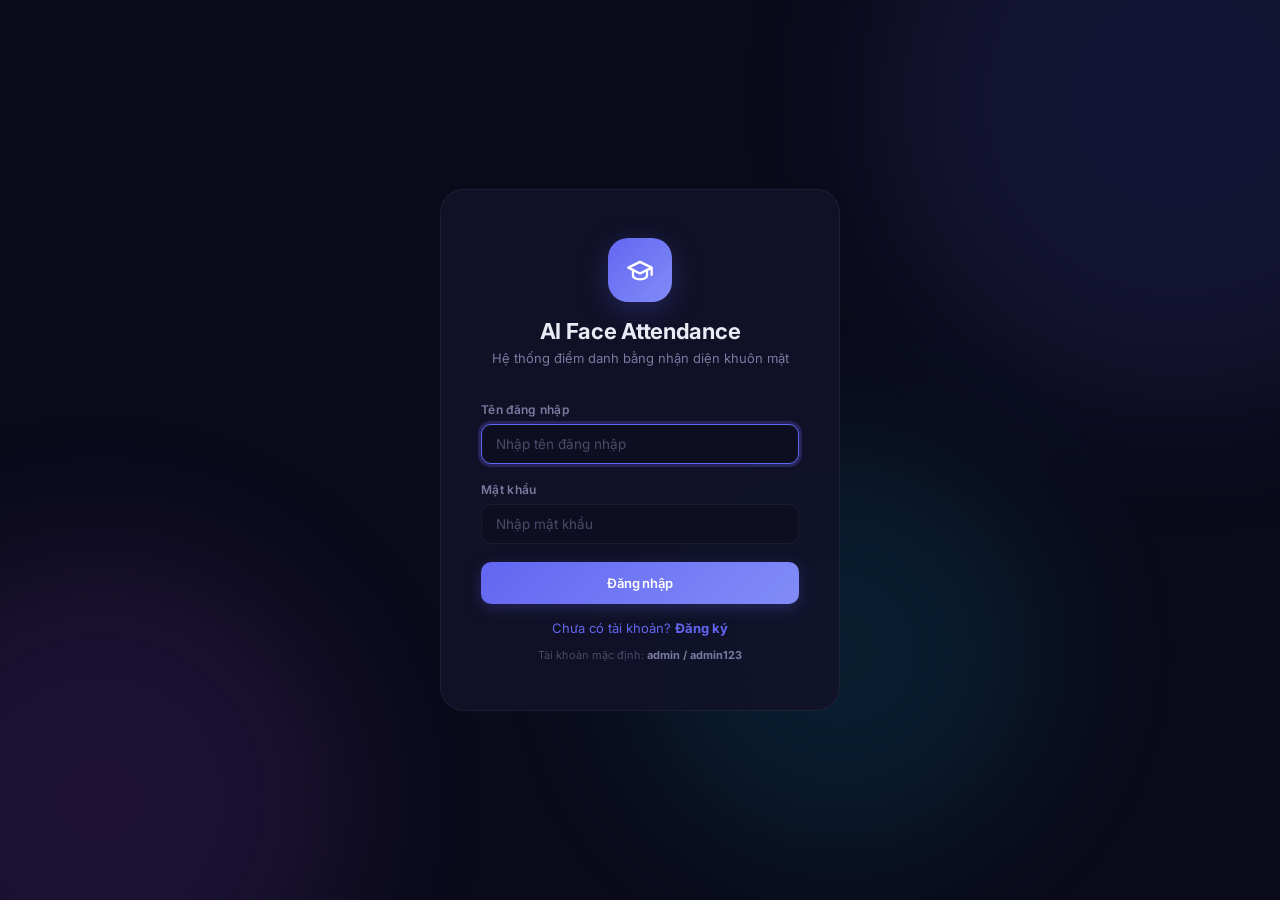
<file: web/index.html>
<!DOCTYPE html>
<html lang="vi">
<head>
    <meta charset="UTF-8">
    <meta name="viewport" content="width=device-width, initial-scale=1.0">
    <title>Đăng nhập - AI Face Attendance</title>
    <link rel="stylesheet" href="/web/css/style.css">
</head>
<body>
    <div class="animated-bg"><div class="orb"></div><div class="orb"></div><div class="orb"></div></div>
    <div class="login-page">
        <div class="login-box">
            <div class="logo">
                <div class="logo-icon"><svg width="28" height="28" viewBox="0 0 24 24" fill="none" stroke="#fff" stroke-width="2" stroke-linecap="round" stroke-linejoin="round"><path d="M22 10v6M2 10l10-5 10 5-10 5z"/><path d="M6 12v5c0 1.66 2.69 3 6 3s6-1.34 6-3v-5"/></svg></div>
                <h1>AI Face Attendance</h1>
                <p class="subtitle">Hệ thống điểm danh bằng nhận diện khuôn mặt</p>
            </div>
            <form id="loginForm" onsubmit="handleLogin(event)">
                <div class="fg"><label>Tên đăng nhập</label><input type="text" id="username" class="fc" placeholder="Nhập tên đăng nhập" required autofocus></div>
                <div class="fg"><label>Mật khẩu</label><input type="password" id="password" class="fc" placeholder="Nhập mật khẩu" required></div>
                <div id="loginError" style="color:var(--red);font-size:12px;margin-bottom:14px;display:none"></div>
                <button type="submit" class="btn btn-primary" style="width:100%;justify-content:center;padding:13px" id="loginBtn">Đăng nhập</button>
            </form>
            <p style="text-align:center;margin-top:16px;font-size:13px"><a href="/register-page" style="color:var(--blue)">Chưa có tài khoản? <strong>Đăng ký</strong></a></p>
            <p style="text-align:center;margin-top:12px;font-size:11px;color:var(--text-muted)">Tài khoản mặc định: <strong style="color:var(--text-dim)">admin / admin123</strong></p>
        </div>
    </div>
    <script>
        if(localStorage.getItem('token'))window.location.href='/dashboard';
        async function handleLogin(e){
            e.preventDefault();const btn=document.getElementById('loginBtn'),err=document.getElementById('loginError');
            btn.textContent='Đang xử lý...';btn.disabled=true;err.style.display='none';
            try{const r=await fetch('/api/auth/login',{method:'POST',headers:{'Content-Type':'application/json'},body:JSON.stringify({username:document.getElementById('username').value,password:document.getElementById('password').value})});
                const d=await r.json();if(r.ok){localStorage.setItem('token',d.access_token);localStorage.setItem('user',JSON.stringify(d.user));window.location.href='/dashboard';}
                else{err.textContent=d.detail||'Đăng nhập thất bại';err.style.display='block';}}
            catch(ex){err.textContent='Không thể kết nối server';err.style.display='block';}
            btn.textContent='Đăng nhập';btn.disabled=false;}
    </script>
</body>
</html>
</file>
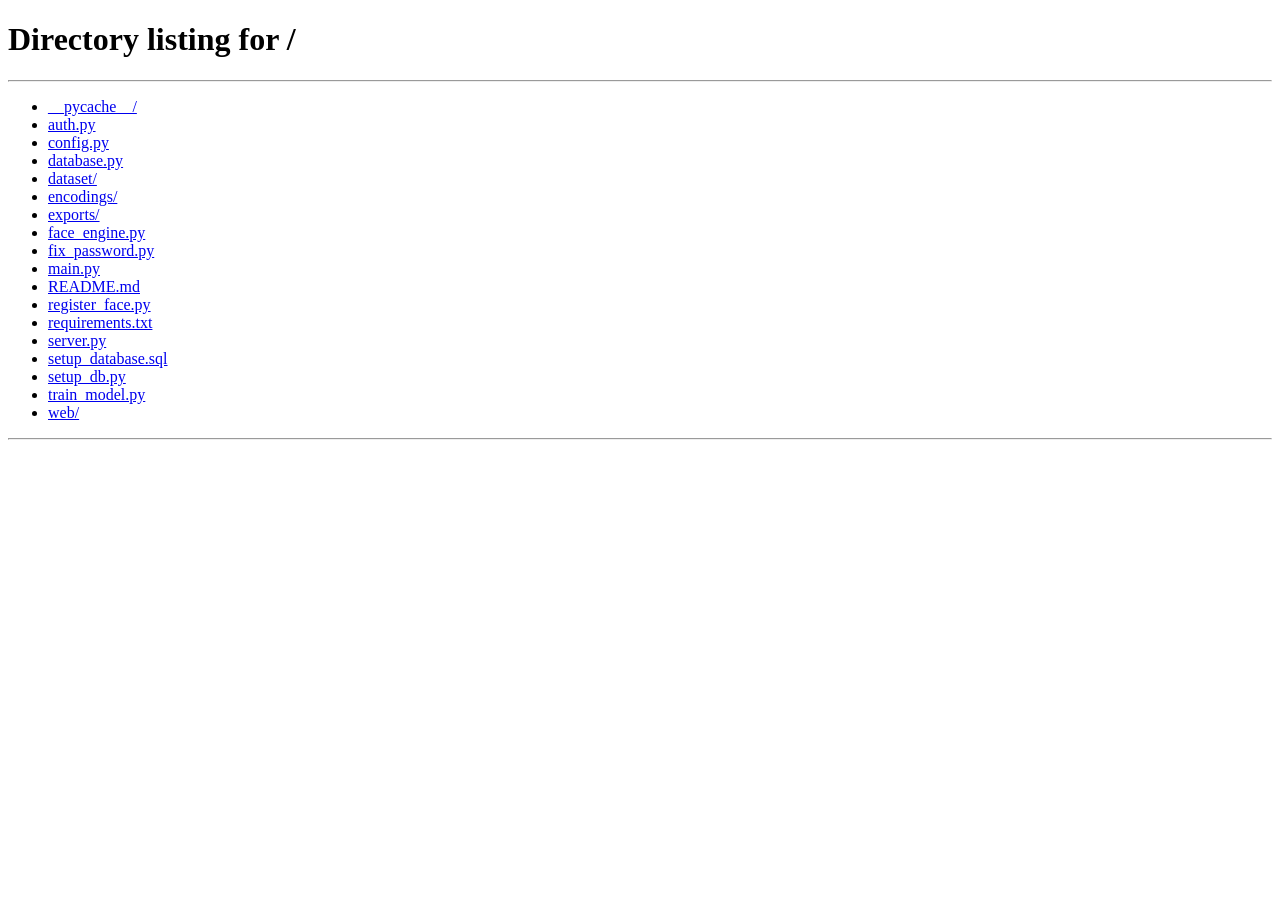
<file: web/attendance.html>
<!DOCTYPE html>
<html lang="vi">
<head><meta charset="UTF-8"><meta name="viewport" content="width=device-width,initial-scale=1.0"><title>Điểm danh - AI Face Attendance</title><link rel="stylesheet" href="/web/css/style.css">
<style>
/* Style for printing reports */
@media print {
    body {
        background: #ffffff !important;
        color: #000000 !important;
    }
    .sidebar, .animated-bg, .filters, .btn, .page-top, #feed, .dot, .panel-head span, h1, h2 {
        display: none !important;
    }
    .main {
        margin: 0 !important;
        padding: 0 !important;
    }
    .panel {
        background: none !important;
        border: none !important;
        box-shadow: none !important;
        padding: 0 !important;
        margin-bottom: 20px !important;
    }
    .tbl-wrap {
        overflow: visible !important;
        max-height: none !important;
    }
    .tbl-wrap table {
        border-collapse: collapse !important;
        width: 100% !important;
    }
    .tbl-wrap th, .tbl-wrap td {
        border: 1px solid #666666 !important;
        color: #000000 !important;
        padding: 8px !important;
        font-size: 12px !important;
        text-align: left !important;
        background: none !important;
    }
    .tbl-wrap th {
        background: #eaeaea !important;
        font-weight: bold !important;
    }
    .badge {
        border: none !important;
        background: none !important;
        color: #000 !important;
        padding: 0 !important;
        font-weight: bold !important;
    }
    .print-only {
        display: block !important;
    }
}

/* Scanner Radar Effect */
.scanner-container {
    position: relative;
    display: inline-block;
    border-radius: 12px;
    overflow: hidden;
    background: #000;
    box-shadow: 0 4px 20px rgba(0,0,0,0.5);
    width: 100%;
    max-width: 420px;
}
.scanner-laser {
    position: absolute;
    top: 0;
    left: 0;
    width: 100%;
    height: 3px;
    background: linear-gradient(to bottom, transparent, var(--blue), transparent);
    animation: radar-sweep 2.5s infinite linear;
    pointer-events: none;
    box-shadow: 0 0 12px var(--blue);
}
@keyframes radar-sweep {
    0% { top: 0%; }
    50% { top: 100%; }
    100% { top: 0%; }
}
.log-panel {
    background: rgba(255,255,255,0.03);
    border: 1px solid var(--border);
    border-radius: 10px;
    padding: 12px;
    max-height: 120px;
    overflow-y: auto;
    font-size: 13px;
    margin-top: 15px;
    text-align: left;
}
.log-item {
    padding: 4px 6px;
    border-bottom: 1px solid rgba(255,255,255,0.03);
    display: flex;
    justify-content: space-between;
    align-items: center;
}
.log-item:last-child {
    border-bottom: none;
}
</style>
</head>
<body>
    <div class="animated-bg"><div class="orb"></div><div class="orb"></div><div class="orb"></div></div>
    
    <!-- Printable Document Header -->
    <div class="print-only" style="display:none; font-family:'Inter', sans-serif;">
        <div style="display:flex;justify-content:space-between;align-items:flex-start;margin-bottom:20px;border-bottom:2px solid #000;padding-bottom:10px">
            <div style="text-align:left">
                <h3 style="margin:0;font-size:12px;text-transform:uppercase;font-weight:bold">BỘ GIÁO DỤC VÀ ĐÀO TẠO</h3>
                <h4 style="margin:2px 0 0 0;font-size:11px;font-weight:normal">TRƯỜNG ĐẠI HỌC CÔNG NGHỆ</h4>
            </div>
            <div style="text-align:right">
                <h4 style="margin:0;font-size:11px;font-weight:bold">CỘNG HÒA XÃ HỘI CHỦ NGHĨA VIỆT NAM</h4>
                <h5 style="margin:2px 0 0 0;font-size:9px;font-weight:normal;text-decoration:underline">Độc lập - Tự do - Hạnh phúc</h5>
            </div>
        </div>
        <div style="text-align:center;margin:30px 0 20px 0">
            <h2 style="margin:0;font-size:18px;font-weight:bold;text-transform:uppercase;letter-spacing:0.5px">BÁO CÁO CHI TIẾT ĐIỂM DANH LỚP HỌC</h2>
            <p id="printClassInfo" style="margin:8px 0 4px 0;font-size:13px;font-weight:600"></p>
            <p id="printDateInfo" style="margin:0;font-size:12px;color:#333"></p>
        </div>
    </div>

    <div class="app">
        <div id="sidebar-root"></div>
        <main class="main">
            <div class="page-top">
                <div><h1>Điểm danh</h1><p class="desc">Xem, quản lý và thực hiện điểm danh lớp học bằng AI hoặc thủ công</p></div>
                <div style="display:flex;align-items:center;gap:8px"><span class="dot" id="dot"></span><span style="font-size:12px;color:var(--text-dim)">Realtime</span></div>
            </div>
            <div class="panel">
                <div class="filters" style="flex-wrap: wrap; gap: 10px;">
                    <select id="fClass" class="fc" onchange="loadAtt()" style="min-width: 150px;"><option value="">-- Chọn lớp --</option></select>
                    <input type="date" id="fDate" class="fc" onchange="loadAtt()">
                    <button class="btn btn-primary" onclick="loadAtt()"><svg width="14" height="14" viewBox="0 0 24 24" fill="none" stroke="currentColor" stroke-width="2"><circle cx="11" cy="11" r="8"/><line x1="21" y1="21" x2="16.65" y2="16.65"/></svg> Xem</button>
                    <button class="btn btn-green" onclick="exportXls()"><svg width="14" height="14" viewBox="0 0 24 24" fill="none" stroke="currentColor" stroke-width="2"><path d="M21 15v4a2 2 0 0 1-2 2H5a2 2 0 0 1-2-2v-4"/><polyline points="7 10 12 15 17 10"/><line x1="12" y1="15" x2="12" y2="3"/></svg> Xuất Excel</button>
                    <button class="btn btn-ghost" onclick="exportSum()"><svg width="14" height="14" viewBox="0 0 24 24" fill="none" stroke="currentColor" stroke-width="2"><line x1="18" y1="20" x2="18" y2="10"/><line x1="12" y1="20" x2="12" y2="4"/><line x1="6" y1="20" x2="6" y2="14"/></svg> Tổng hợp Excel</button>
                    <button class="btn btn-red" onclick="exportPDF()"><svg width="14" height="14" viewBox="0 0 24 24" fill="none" stroke="currentColor" stroke-width="2"><path d="M14 2H6a2 2 0 0 0-2 2v16a2 2 0 0 0 2 2h12a2 2 0 0 0 2-2V8z"/><polyline points="14 2 14 8 20 8"/><line x1="16" y1="13" x2="8" y2="13"/><line x1="16" y1="17" x2="8" y2="17"/></svg> Báo cáo PDF</button>
                    
                    <!-- New manual & webcam attendance buttons -->
                    <button class="btn btn-primary" onclick="openWebcamRecognition()" style="background:var(--blue);border-color:var(--blue)"><svg width="14" height="14" viewBox="0 0 24 24" fill="none" stroke="currentColor" stroke-width="2"><path d="M23 19a2 2 0 0 1-2 2H3a2 2 0 0 1-2-2V8a2 2 0 0 1 2-2h4l2-3h6l2 3h4a2 2 0 0 1 2 2z"/><circle cx="12" cy="13" r="4"/></svg> Điểm danh Webcam Web</button>
                    <button class="btn btn-ghost" onclick="openManualModal()"><svg width="14" height="14" viewBox="0 0 24 24" fill="none" stroke="currentColor" stroke-width="2"><path d="M11 4H4a2 2 0 0 0-2 2v14a2 2 0 0 0 2 2h14a2 2 0 0 0 2-2v-7"/><path d="M18.5 2.5a2.12 2.12 0 0 1 3 3L12 15l-4 1 1-4 9.5-9.5z"/></svg> Điểm danh thủ công</button>
                </div>
            </div>
            <div id="warningsBannerContainer"></div>

            <div class="panel">
                <div class="panel-head"><h2>Danh sách điểm danh</h2><span id="attCount" class="badge badge-info">0 SV</span></div>
                <div class="tbl-wrap"><table><thead><tr><th>STT</th><th>Mã SV</th><th>Họ và tên</th><th>Ảnh AI</th><th>Thời gian</th><th>Trạng thái</th><th>Độ tin cậy</th><th>Sửa</th></tr></thead>
                <tbody id="attTbl"><tr><td colspan="8" class="empty"><p>Chọn lớp và ngày để xem</p></td></tr></tbody></table></div>
            </div>
            <div class="panel" id="sumPanel" style="display:none">
                <div class="panel-head"><h2><svg width="16" height="16" viewBox="0 0 24 24" fill="none" stroke="currentColor" stroke-width="2" style="vertical-align:-2px;margin-right:6px"><line x1="18" y1="20" x2="18" y2="10"/><line x1="12" y1="20" x2="12" y2="4"/><line x1="6" y1="20" x2="6" y2="14"/></svg>Thống kê tổng hợp</h2></div>
                <div class="tbl-wrap"><table><thead><tr><th>STT</th><th>Mã SV</th><th>Họ tên</th><th>Có mặt</th><th>Trễ</th><th>Tổng buổi</th><th>Tỷ lệ</th></tr></thead><tbody id="sumTbl"></tbody></table></div>
            </div>
            <div class="panel">
                <div class="panel-head"><h2><svg width="16" height="16" viewBox="0 0 24 24" fill="none" stroke="var(--red)" stroke-width="2" style="vertical-align:-2px;margin-right:6px"><circle cx="12" cy="12" r="2"/><path d="M16.24 7.76a6 6 0 0 1 0 8.49"/><path d="M7.76 16.24a6 6 0 0 1 0-8.49"/></svg>Realtime</h2><span class="dot"></span></div>
                <div id="feed"><div class="empty"><p>Đang chờ dữ liệu...</p></div></div>
            </div>
        </main>
    </div>

    <!-- Printable Document Footer -->
    <div class="print-only" style="display:none;margin-top:50px;font-family:'Inter', sans-serif;">
        <div style="display:flex;justify-content:space-between;align-items:center">
            <div style="text-align:center;width:40%">
                <p style="margin:0;font-weight:bold;font-size:12px">Người lập báo cáo</p>
                <p style="margin:2px 0 50px 0;font-style:italic;font-size:10px">(Ký và ghi rõ họ tên)</p>
            </div>
            <div style="text-align:center;width:40%">
                <p id="printSignDate" style="margin:0;font-style:italic;font-size:11px"></p>
                <p style="margin:4px 0 0 0;font-weight:bold;font-size:12px">Xác nhận của Giảng viên</p>
                <p style="margin:2px 0 50px 0;font-style:italic;font-size:10px">(Ký và ghi rõ họ tên)</p>
            </div>
        </div>
    </div>

    <!-- Modal: Webcam Face Recognition (Điểm danh Web) -->
    <div class="modal-bg" id="webcamRecognitionModal">
        <div class="modal" style="max-width:480px">
            <div class="modal-top">
                <h3>Điểm danh bằng Webcam Web</h3>
                <button class="modal-x" onclick="closeWebcamRecognition()">✕</button>
            </div>
            <div style="text-align:center;margin-bottom:10px">
                <div class="scanner-container">
                    <video id="scanWebcam" autoplay playsinline style="width:100%;display:block;transform:scaleX(-1)"></video>
                    <canvas id="scanCanvas" style="display:none"></canvas>
                    <div class="scanner-laser" id="laser"></div>
                </div>
            </div>
            <div style="background:rgba(255,255,255,0.03);border:1px solid var(--border);border-radius:10px;padding:8px 12px;display:flex;justify-content:space-between;align-items:center">
                <span style="font-size:13px;font-weight:600" id="scanClassText">Lớp học: </span>
                <span class="badge badge-info" id="scanStatusBadge">Quét tự động</span>
            </div>
            <div class="log-panel" id="scanLogs">
                <div style="color:var(--text-dim);font-style:italic">Bắt đầu camera quét khuôn mặt...</div>
            </div>
            <div class="modal-btns">
                <button class="btn btn-ghost" onclick="closeWebcamRecognition()">Dừng điểm danh</button>
            </div>
        </div>
    </div>

    <!-- Modal: Manual Attendance (Điểm danh thủ công) -->
    <div class="modal-bg" id="manualModal">
        <div class="modal" style="max-width:400px">
            <div class="modal-top">
                <h3>Ghi nhận điểm danh thủ công</h3>
                <button class="modal-x" onclick="closeModal('manualModal')">✕</button>
            </div>
            <form onsubmit="saveManualAttendance(event)">
                <div class="fg">
                    <label>Sinh viên *</label>
                    <select id="mStudent" class="fc" required>
                        <option value="">-- Chọn sinh viên --</option>
                    </select>
                </div>
                <div class="fg">
                    <label>Trạng thái *</label>
                    <select id="mStatus" class="fc" required>
                        <option value="present">Có mặt</option>
                        <option value="late">Đi trễ</option>
                        <option value="absent">Vắng</option>
                    </select>
                </div>
                <div class="modal-btns">
                    <button type="button" class="btn btn-ghost" onclick="closeModal('manualModal')">Hủy</button>
                    <button type="submit" class="btn btn-primary">Ghi nhận</button>
                </div>
            </form>
        </div>
    </div>

    <!-- Modal: Glassmorphic Lightbox for Evidence -->
    <div class="modal-bg" id="evidenceLightboxModal">
        <div class="modal" style="max-width:440px">
            <div class="modal-top">
                <h3>Bằng chứng điểm danh AI</h3>
                <button class="modal-x" onclick="closeModal('evidenceLightboxModal')">✕</button>
            </div>
            <div class="lightbox-img-wrapper">
                <img id="lightboxImg" src="" class="lightbox-img" alt="Bằng chứng khuôn mặt">
            </div>
            <div class="lightbox-meta">
                <div class="lightbox-meta-row">
                    <span class="lightbox-meta-label">Sinh viên:</span>
                    <span class="lightbox-meta-val" id="lightboxStudent">...</span>
                </div>
                <div class="lightbox-meta-row">
                    <span class="lightbox-meta-label">Thời gian quét:</span>
                    <span class="lightbox-meta-val" id="lightboxTime">...</span>
                </div>
                <div class="lightbox-meta-row">
                    <span class="lightbox-meta-label">Độ chính xác:</span>
                    <span class="lightbox-meta-val" id="lightboxConfidence">...</span>
                </div>
            </div>
            <div class="modal-btns">
                <button class="btn btn-primary" onclick="closeModal('evidenceLightboxModal')">Đóng</button>
            </div>
        </div>
    </div>

    <!-- Modal: Flagged Absentees Warnings List -->
    <div class="modal-bg" id="absenteesWarningsModal">
        <div class="modal" style="max-width:480px">
            <div class="modal-top">
                <h3 style="color:var(--red); display:flex; align-items:center; gap:8px">
                    <svg width="18" height="18" viewBox="0 0 24 24" fill="none" stroke="currentColor" stroke-width="2.5"><path d="M10.29 3.86L1.82 18a2 2 0 0 0 1.71 3h16.94a2 2 0 0 0 1.71-3L13.71 3.86a2 2 0 0 0-3.42 0z"/><line x1="12" y1="9" x2="12" y2="13"/><line x1="12" y1="17" x2="12.01" y2="17"/></svg>
                    Sinh viên vắng nhiều (> 3 buổi)
                </h3>
                <button class="modal-x" onclick="closeModal('absenteesWarningsModal')">✕</button>
            </div>
            <div class="tbl-wrap" style="margin-top: 10px; max-height: 300px; overflow-y: auto;">
                <table>
                    <thead>
                        <tr>
                            <th>Mã SV</th>
                            <th>Họ và tên</th>
                            <th>Số buổi vắng</th>
                            <th>Tỷ lệ</th>
                        </tr>
                    </thead>
                    <tbody id="absenteesWarningsTbl">
                        <!-- Filled dynamically -->
                    </tbody>
                </table>
            </div>
            <div class="modal-btns">
                <button class="btn btn-red" onclick="closeModal('absenteesWarningsModal')">Đóng</button>
            </div>
        </div>
    </div>


    <script src="/web/js/app.js"></script><script src="/web/js/sidebar.js"></script>
    <script>
        let scanStream = null, scanInterval = null;
        document.addEventListener('DOMContentLoaded',()=>{document.getElementById('fDate').value=new Date().toISOString().split('T')[0];loadCls()});
        async function loadCls(){try{const c=await apiCall('/api/classes');const s=document.getElementById('fClass');c.forEach(x=>{const o=document.createElement('option');o.value=x.id;o.textContent=`${x.class_code} - ${x.class_name}`;s.appendChild(o)})}catch(e){}}
        
        async function loadAtt(){const cid=document.getElementById('fClass').value,dt=document.getElementById('fDate').value;if(!cid){showToast('Chọn lớp!','warning');return}
            try{let url=`/api/attendance?class_id=${cid}`;if(dt)url+=`&date=${dt}`;const d=await apiCall(url);document.getElementById('attCount').textContent=`${d.length} SV`;const t=document.getElementById('attTbl');if(!d.length){t.innerHTML='<tr><td colspan="8" class="empty"><p>Không có dữ liệu</p></td></tr>';return}
                t.innerHTML=d.map((a,i)=>{
                    const evidenceHtml = a.evidence_path 
                        ? `<div class="evidence-container"><img class="evidence-thumb" src="/${a.evidence_path}" onclick="viewEvidence('${a.student_code}', '${a.full_name}', '${a.evidence_path}', '${a.check_in_time}', ${a.confidence})" title="Click để phóng to ảnh chụp khuôn mặt AI"></div>`
                        : `<span class="evidence-none">Không có</span>`;
                    return `<tr>
                        <td>${i+1}</td>
                        <td><strong>${a.student_code}</strong></td>
                        <td class="student-name-cell" data-student-id="${a.student_id}">${a.full_name}</td>
                        <td>${evidenceHtml}</td>
                        <td>${fmtDateTime(a.check_in_time)}</td>
                        <td>${statusBadge(a.status)}</td>
                        <td><span class="badge badge-info">${(a.confidence*100).toFixed(0)}%</span></td>
                        <td><button class="btn btn-ghost btn-sm" onclick="editManual(${a.student_id}, '${a.status}')" title="Sửa trạng thái"><svg width="12" height="12" viewBox="0 0 24 24" fill="none" stroke="currentColor" stroke-width="2.5"><path d="M11 4H4a2 2 0 0 0-2 2v14a2 2 0 0 0 2 2h14a2 2 0 0 0 2-2v-7"/><path d="M18.5 2.5a2.12 2.12 0 0 1 3 3L12 15l-4 1 1-4 9.5-9.5z"/></svg></button></td>
                    </tr>`;
                }).join('');
                await loadSum(cid);
            }catch(e){showToast('Lỗi','error')}}
        
        async function loadSum(cid){
            try{
                const d=await apiCall(`/api/attendance/summary?class_id=${cid}`);
                if(!d.length) {
                    document.getElementById('warningsBannerContainer').innerHTML = '';
                    window.flaggedAbsentees = [];
                    return;
                }
                
                // Show warning banner for students with > 3 absences
                const absentees = d.filter(s => {
                    const tot = s.total_sessions || 0;
                    const att = s.total_attended || 0;
                    return (tot - att) > 3;
                });
                
                const bannerContainer = document.getElementById('warningsBannerContainer');
                if (absentees.length > 0) {
                    bannerContainer.innerHTML = `
                        <div class="warnings-banner">
                            <div class="warnings-left">
                                <div class="warnings-icon">
                                    <svg width="20" height="20" viewBox="0 0 24 24" fill="none" stroke="currentColor" stroke-width="2.5"><path d="M10.29 3.86L1.82 18a2 2 0 0 0 1.71 3h16.94a2 2 0 0 0 1.71-3L13.71 3.86a2 2 0 0 0-3.42 0z"/><line x1="12" y1="9" x2="12" y2="13"/><line x1="12" y1="17" x2="12.01" y2="17"/></svg>
                                </div>
                                <div class="warnings-text">
                                    <span class="warnings-title">Cảnh báo chuyên cần học tập</span>
                                    <span class="warnings-desc">Lớp học hiện tại có <strong>${absentees.length} sinh viên</strong> vắng học nhiều hơn 3 buổi (nguy cơ cấm thi).</span>
                                </div>
                            </div>
                            <button class="warnings-btn" onclick="showWarningsModal()">Xem danh sách</button>
                        </div>
                    `;
                    window.flaggedAbsentees = absentees;
                } else {
                    bannerContainer.innerHTML = '';
                    window.flaggedAbsentees = [];
                }

                document.getElementById('sumPanel').style.display='block';
                document.getElementById('sumTbl').innerHTML=d.map((s,i)=>{
                    const tot=s.total_sessions||0,att=s.total_attended||0,rate=tot>0?((att/tot)*100).toFixed(0):0;
                    const cls=rate>=80?'badge-ok':rate>=50?'badge-warn':'badge-err';
                    return`<tr><td>${i+1}</td><td>${s.student_code}</td><td>${s.full_name}</td><td>${s.present_count||0}</td><td>${s.late_count||0}</td><td>${tot}</td><td><span class="badge ${cls}">${rate}%</span></td></tr>`
                }).join('');

                // Dynamic table badges in main list
                d.forEach(s => {
                    const tot = s.total_sessions || 0;
                    const att = s.total_attended || 0;
                    const abs = tot - att;
                    if (abs > 3) {
                        const cells = document.querySelectorAll(`.student-name-cell[data-student-id="${s.student_id}"]`);
                        cells.forEach(cell => {
                            if (!cell.querySelector('.student-warn-badge')) {
                                cell.innerHTML += ` <span class="student-warn-badge" title="Cảnh báo: Sinh viên vắng ${abs} buổi học!"><svg width="10" height="10" viewBox="0 0 24 24" fill="none" stroke="currentColor" stroke-width="3"><path d="M10.29 3.86L1.82 18a2 2 0 0 0 1.71 3h16.94a2 2 0 0 0 1.71-3L13.71 3.86a2 2 0 0 0-3.42 0z"/><line x1="12" y1="9" x2="12" y2="13"/><line x1="12" y1="17" x2="12.01" y2="17"/></svg> ${abs} vắng</span>`;
                            }
                        });
                    }
                });
            } catch(e) {
                console.error("Error loading summary stats:", e);
            }
        }

        function viewEvidence(code, name, path, time, confidence) {
            document.getElementById('lightboxImg').src = '/' + path;
            document.getElementById('lightboxStudent').textContent = `${name} (${code})`;
            document.getElementById('lightboxTime').textContent = fmtDateTime(time);
            document.getElementById('lightboxConfidence').textContent = `${(confidence * 100).toFixed(0)}%`;
            openModal('evidenceLightboxModal');
        }

        function showWarningsModal() {
            const list = window.flaggedAbsentees || [];
            const tbody = document.getElementById('absenteesWarningsTbl');
            tbody.innerHTML = list.map(s => {
                const tot = s.total_sessions || 0;
                const att = s.total_attended || 0;
                const abs = tot - att;
                const rate = tot > 0 ? ((att / tot) * 100).toFixed(0) : 0;
                return `
                    <tr>
                        <td><strong>${s.student_code}</strong></td>
                        <td>${s.full_name}</td>
                        <td><span class="badge badge-err">${abs} buổi</span></td>
                        <td><span class="badge badge-err">${rate}%</span></td>
                    </tr>
                `;
            }).join('');
            openModal('absenteesWarningsModal');
        }
        async function exportXls(){const cid=document.getElementById('fClass').value,dt=document.getElementById('fDate').value;if(!cid){showToast('Chọn lớp!','warning');return}try{let url=`/api/export/attendance?class_id=${cid}`;if(dt)url+=`&date=${dt}`;const r=await fetch(url);if(!r.ok){const e=await r.json();throw new Error(e.detail)}const b=await r.blob();const a=document.createElement('a');a.href=URL.createObjectURL(b);a.download=`diemdanh_${dt||'all'}.xlsx`;a.click();showToast('Xuất thành công!','success')}catch(e){showToast(e.message||'Lỗi','error')}}
        async function exportSum(){const cid=document.getElementById('fClass').value;if(!cid){showToast('Chọn lớp!','warning');return}try{const r=await fetch(`/api/export/summary?class_id=${cid}`);if(!r.ok){const e=await r.json();throw new Error(e.detail)}const b=await r.blob();const a=document.createElement('a');a.href=URL.createObjectURL(b);a.download='tonghop.xlsx';a.click();showToast('Xuất thành công!','success')}catch(e){showToast(e.message||'Lỗi','error')}}

        function exportPDF() {
            const cid = document.getElementById('fClass').value;
            if (!cid) {
                showToast('Vui lòng chọn lớp học để xuất báo cáo!', 'warning');
                return;
            }
            const classSel = document.getElementById('fClass');
            const className = classSel.options[classSel.selectedIndex].text;
            const dateVal = document.getElementById('fDate').value;
            
            document.getElementById('printClassInfo').textContent = 'Lớp học: ' + className;
            document.getElementById('printDateInfo').textContent = 'Ngày điểm danh: ' + (dateVal ? fmtDate(dateVal) : 'Tất cả');
            
            const today = new Date();
            document.getElementById('printSignDate').textContent = `Ngày ${today.getDate()} tháng ${today.getMonth() + 1} năm ${today.getFullYear()}`;
            
            window.print();
        }

        // ===== DIEM DANH THU CONG =====
        async function openManualModal() {
            const cid = document.getElementById('fClass').value;
            if (!cid) {
                showToast('Vui lòng chọn lớp học trước!', 'warning');
                return;
            }
            const classSel = document.getElementById('fClass');
            const className = classSel.options[classSel.selectedIndex].text;
            
            const select = document.getElementById('mStudent');
            select.innerHTML = '<option value="">-- Đang tải sinh viên --</option>';

            openModal('manualModal');

            try {
                const students = await apiCall(`/api/classes/${cid}/students`);
                if (!students.length) {
                    select.innerHTML = '<option value="">-- Lớp không có sinh viên --</option>';
                    return;
                }
                select.innerHTML = '<option value="">-- Chọn sinh viên --</option>' + 
                    students.map(s => `<option value="${s.id}">${s.student_code} - ${s.full_name}</option>`).join('');
            } catch(e) {
                select.innerHTML = '<option value="">-- Lỗi tải dữ liệu --</option>';
            }
        }

        async function saveManualAttendance(e) {
            e.preventDefault();
            const cid = document.getElementById('fClass').value;
            const sid = document.getElementById('mStudent').value;
            const status = document.getElementById('mStatus').value;
            const dt = document.getElementById('fDate').value;

            try {
                await apiCall('/api/attendance/manual', 'POST', {
                    student_id: parseInt(sid),
                    class_id: parseInt(cid),
                    status: status,
                    date: dt || null
                });
                showToast('Ghi nhận thành công!', 'success');
                closeModal('manualModal');
                await loadAtt();
            } catch(e) {
                showToast(e.message || 'Lỗi', 'error');
            }
        }

        function editManual(studentId, currentStatus) {
            document.getElementById('mStudent').innerHTML = `<option value="${studentId}" selected>Sinh viên đang chọn</option>`;
            document.getElementById('mStudent').disabled = true;
            document.getElementById('mStatus').value = currentStatus;
            openModal('manualModal');
        }

        // ===== DIEM DANH WEBCAM WEB =====
        async function openWebcamRecognition() {
            const cid = document.getElementById('fClass').value;
            if (!cid) {
                showToast('Vui lòng chọn lớp học trước!', 'warning');
                return;
            }
            const classSel = document.getElementById('fClass');
            const className = classSel.options[classSel.selectedIndex].text;
            
            document.getElementById('scanClassText').textContent = 'Lớp học: ' + className.split(' - ')[0];
            const logs = document.getElementById('scanLogs');
            logs.innerHTML = '<div style="color:var(--text-dim);font-style:italic">Đang khởi động webcam...</div>';

            openModal('webcamRecognitionModal');

            try {
                scanStream = await navigator.mediaDevices.getUserMedia({ video: { width: 640, height: 480 } });
                document.getElementById('scanWebcam').srcObject = scanStream;
                logs.innerHTML += '<div style="color:var(--green)">✓ Webcam hoạt động. Bắt đầu nhận diện AI...</div>';
                
                // Start continuous capture cycle
                startScanning(cid);
            } catch(e) {
                showToast('Không thể truy cập webcam: ' + e.message, 'error');
                closeWebcamRecognition();
            }
        }

        function closeWebcamRecognition() {
            closeModal('webcamRecognitionModal');
            if (scanInterval) {
                clearInterval(scanInterval);
                scanInterval = null;
            }
            if (scanStream) {
                scanStream.getTracks().forEach(track => track.stop());
                scanStream = null;
            }
            loadAtt();
        }

        function startScanning(classId) {
            const video = document.getElementById('scanWebcam');
            const canvas = document.getElementById('scanCanvas');
            const ctx = canvas.getContext('2d');
            canvas.width = 640;
            canvas.height = 480;
            const logs = document.getElementById('scanLogs');

            scanInterval = setInterval(async () => {
                ctx.translate(canvas.width, 0);
                ctx.scale(-1, 1);
                ctx.drawImage(video, 0, 0, canvas.width, canvas.height);
                ctx.setTransform(1, 0, 0, 1, 0, 0); // reset scale/translation
                
                const dataUrl = canvas.toDataURL('image/jpeg', 0.8);
                
                try {
                    const response = await apiCall('/api/attendance/recognize-frame', 'POST', {
                        image: dataUrl,
                        class_id: parseInt(classId)
                    });
                    
                    if (response.recognized) {
                        response.results.forEach(res => {
                            if (res.already_marked) {
                                const dateStr = new Date().toLocaleTimeString('vi-VN');
                                const div = document.createElement('div');
                                div.className = 'log-item';
                                div.innerHTML = `<span style="color:var(--text-dim)">• ${res.full_name} (Đã điểm danh)</span><span style="font-size:11px;color:var(--text-dim)">${dateStr}</span>`;
                                logs.insertBefore(div, logs.firstChild);
                                return;
                            }
                            const dateStr = new Date().toLocaleTimeString('vi-VN');
                            const div = document.createElement('div');
                            div.className = 'log-item';
                            div.innerHTML = `<span style="color:var(--green);font-weight:600">✓ ${res.full_name} (${res.student_code})</span><span style="font-size:11px;color:var(--text-dim)">${dateStr} • ${(res.confidence*100).toFixed(0)}%</span>`;
                            logs.insertBefore(div, logs.firstChild);
                            showToast(`Đã điểm danh: ${res.full_name}`, 'success');
                        });
                    } else {
                        // log scanning state
                        const div = document.createElement('div');
                        div.className = 'log-item';
                        div.innerHTML = `<span style="color:var(--text-dim)">Quét: ${response.message}</span>`;
                        logs.insertBefore(div, logs.firstChild);
                    }
                } catch(e) {
                    console.error("Frame recognition error: ", e);
                }
            }, 1800);
        }
    </script>
</body>
</html>
</file>
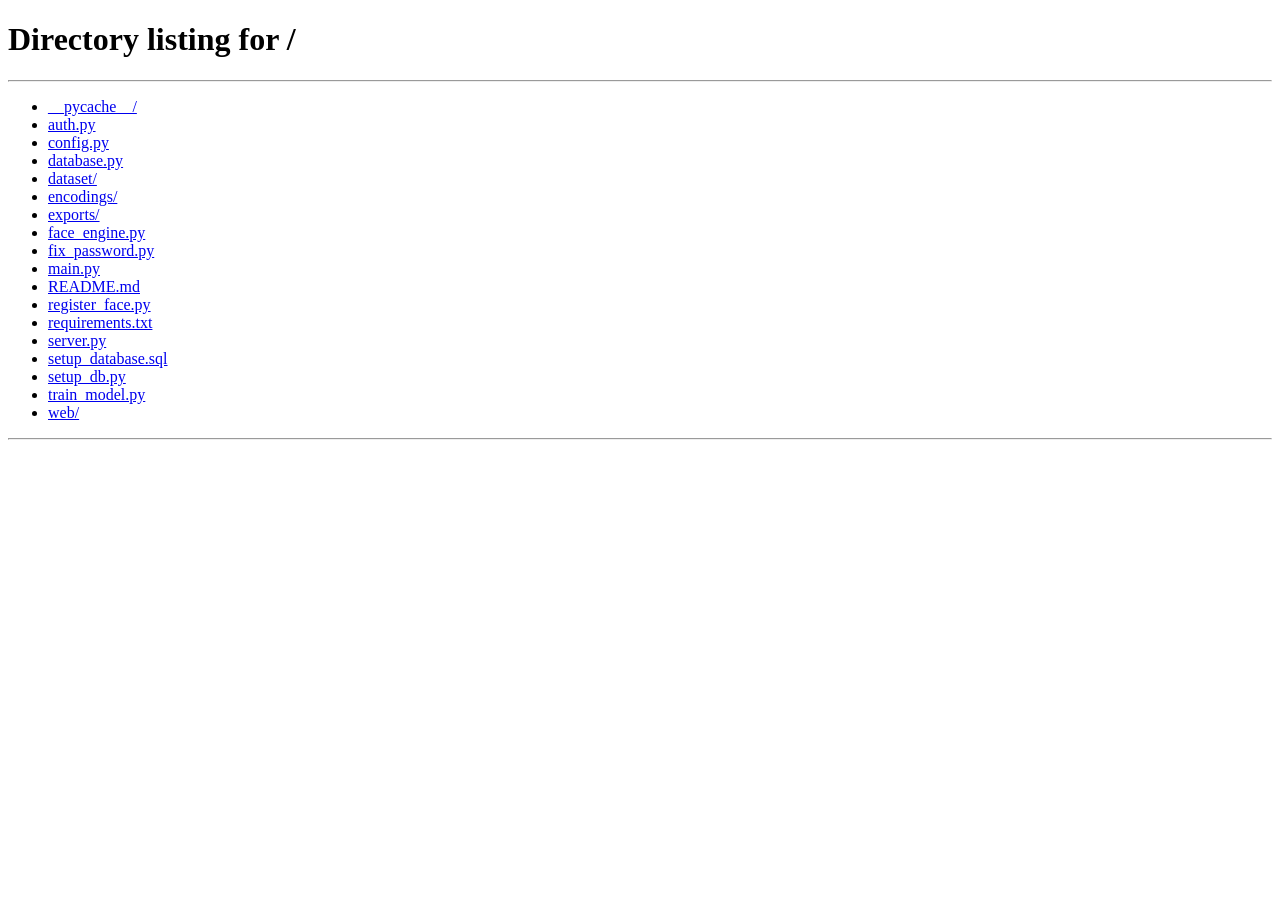
<file: web/classes.html>
<!DOCTYPE html>
<html lang="vi">
<head>
    <meta charset="UTF-8">
    <meta name="viewport" content="width=device-width,initial-scale=1.0">
    <title>Lớp học - AI Face Attendance</title>
    <link rel="stylesheet" href="/web/css/style.css">
    <style>
        .day-btn {
            flex: 1;
            min-width: 40px;
            padding: 8px 0;
            border-radius: 8px;
            border: 1px solid var(--border);
            background: var(--bg-input);
            color: var(--text-dim);
            font-size: 13px;
            font-weight: 600;
            cursor: pointer;
            transition: var(--transition);
            outline: none;
            text-align: center;
        }
        .day-btn:hover {
            border-color: var(--border-focus);
            color: var(--text);
            background: var(--bg-card-hover);
        }
        .day-btn.active {
            background: var(--grad-blue) !important;
            color: #ffffff !important;
            border-color: transparent !important;
            box-shadow: 0 0 12px var(--blue-glow) !important;
        }
    </style>
</head>
<body>
    <div class="animated-bg"><div class="orb"></div><div class="orb"></div><div class="orb"></div></div>
    <div class="app">
        <div id="sidebar-root"></div>
        <main class="main">
            <div class="page-top">
                <div><h1>Quản lý lớp học</h1><p class="desc">Tạo, quản lý lớp và sinh viên đăng ký</p></div>
                <div style="display:flex;gap:10px;align-items:center">
                    <input type="text" class="fc" id="searchC" placeholder="Tìm lớp..." style="width:200px" oninput="filterC()">
                    <button class="btn btn-primary" onclick="openAddC()"><svg width="14" height="14" viewBox="0 0 24 24" fill="none" stroke="currentColor" stroke-width="2.5"><line x1="12" y1="5" x2="12" y2="19"/><line x1="5" y1="12" x2="19" y2="12"/></svg> Thêm lớp</button>
                </div>
            </div>

            <!-- Class Cards Grid -->
            <div class="class-grid" id="classGrid">
                <div class="empty" style="grid-column:1/-1"><p>Đang tải...</p></div>
            </div>

            <!-- Class Detail Panel -->
            <div class="detail-panel" id="detailPanel" style="display:none;margin-top:24px">
                <div class="detail-header">
                    <div class="dh-info">
                        <div class="dh-code" id="dhCode"></div>
                        <div class="dh-name" id="dhName"></div>
                        <div class="dh-meta" id="dhMeta"></div>
                    </div>
                    <div style="display:flex;gap:8px">
                        <button class="btn btn-ghost btn-sm" onclick="editC(selCid)"><svg width="13" height="13" viewBox="0 0 24 24" fill="none" stroke="currentColor" stroke-width="2"><path d="M11 4H4a2 2 0 0 0-2 2v14a2 2 0 0 0 2 2h14a2 2 0 0 0 2-2v-7"/><path d="M18.5 2.5a2.12 2.12 0 0 1 3 3L12 15l-4 1 1-4 9.5-9.5z"/></svg> Sửa</button>
                        <button class="btn btn-red btn-sm" onclick="delSelC()"><svg width="13" height="13" viewBox="0 0 24 24" fill="none" stroke="currentColor" stroke-width="2"><polyline points="3 6 5 6 21 6"/><path d="M19 6v14a2 2 0 0 1-2 2H7a2 2 0 0 1-2-2V6m3 0V4a2 2 0 0 1 2-2h4a2 2 0 0 1 2 2v2"/></svg> Xóa</button>
                        <button class="btn btn-ghost btn-sm" onclick="closeDetail()">✕</button>
                    </div>
                </div>
                <div class="detail-stats" id="dStats">
                    <div class="ds-item ds-blue"><div class="ds-val" id="dsTotal">0</div><div class="ds-label">Tổng sinh viên</div></div>
                    <div class="ds-item ds-green"><div class="ds-val" id="dsFace">0</div><div class="ds-label">Đã ĐK khuôn mặt</div></div>
                    <div class="ds-item ds-purple"><div class="ds-val" id="dsAtt">0</div><div class="ds-label">Điểm danh hôm nay</div></div>
                </div>
                <div class="tabs">
                    <button class="tab-btn active" onclick="switchTab(this,'tabStudents')">Danh sách sinh viên</button>
                    <button class="tab-btn" onclick="switchTab(this,'tabInfo')">Thông tin lớp</button>
                </div>
                <!-- Tab: Students -->
                <div class="tab-content active" id="tabStudents">
                    <div style="display:flex;justify-content:space-between;align-items:center;margin-bottom:14px">
                        <span style="font-size:13px;color:var(--text-dim)" id="stCount">0 sinh viên</span>
                        <button class="btn btn-primary btn-sm" onclick="openEnroll()"><svg width="12" height="12" viewBox="0 0 24 24" fill="none" stroke="currentColor" stroke-width="2.5"><line x1="12" y1="5" x2="12" y2="19"/><line x1="5" y1="12" x2="19" y2="12"/></svg> Thêm SV vào lớp</button>
                    </div>
                    <div class="tbl-wrap"><table><thead><tr><th>STT</th><th>Mã SV</th><th>Họ và tên</th><th>Email</th><th>Khuôn mặt</th><th>Thao tác</th></tr></thead>
                    <tbody id="eTbl"><tr><td colspan="6" class="empty"><p>Chưa có sinh viên</p></td></tr></tbody></table></div>
                </div>
                <!-- Tab: Info -->
                <div class="tab-content" id="tabInfo">
                    <div class="info-grid" id="infoGrid"></div>
                </div>
            </div>
        </main>
    </div>

    <!-- Modal: Add/Edit Class -->
    <div class="modal-bg" id="cModal"><div class="modal">
        <div class="modal-top"><h3 id="cMTitle">Thêm lớp học</h3><button class="modal-x" onclick="closeModal('cModal')">✕</button></div>
        <form id="cFrm" onsubmit="saveC(event)"><input type="hidden" id="cEId">
            <div class="fg"><label>Mã lớp *</label><input type="text" id="cCode" class="fc" required placeholder="VD: CS101"></div>
            <div class="fg"><label>Tên lớp *</label><input type="text" id="cName" class="fc" required placeholder="VD: Nhập môn Lập trình"></div>
            <div class="fg"><label>Giảng viên</label><select id="cLec" class="fc"><option value="">-- Chọn giảng viên --</option></select></div>
            <div style="display:grid;grid-template-columns:1fr 1fr;gap:12px">
                <div class="fg"><label>Phòng</label><input type="text" id="cRoom" class="fc" placeholder="VD: A101"></div>
            </div>
            
            <div class="fg" style="margin-top: -6px; margin-bottom: 16px;">
                <label>Lịch học</label>
                <input type="hidden" id="cSched">
                <!-- Day selector buttons grid -->
                <div class="day-selector-grid" style="display: flex; gap: 6px; flex-wrap: wrap; margin-bottom: 10px;">
                    <button type="button" class="day-btn" data-day="Thứ 2">T2</button>
                    <button type="button" class="day-btn" data-day="Thứ 3">T3</button>
                    <button type="button" class="day-btn" data-day="Thứ 4">T4</button>
                    <button type="button" class="day-btn" data-day="Thứ 5">T5</button>
                    <button type="button" class="day-btn" data-day="Thứ 6">T6</button>
                    <button type="button" class="day-btn" data-day="Thứ 7">T7</button>
                </div>
                <!-- Time range selection by Period -->
                <div style="display: grid; grid-template-columns: 1fr 1fr; gap: 12px;">
                    <div>
                        <label style="font-size: 11px; color: var(--text-dim); display: block; margin-bottom: 4px;">Tiết bắt đầu</label>
                        <select id="cSchedPeriodStart" class="fc" style="padding: 6px 12px; font-size: 13px;">
                            <optgroup label="Sáng">
                                <option value="1">Tiết 1 (07:30)</option>
                                <option value="2">Tiết 2 (08:30)</option>
                                <option value="3">Tiết 3 (09:30)</option>
                                <option value="4">Tiết 4 (10:30)</option>
                                <option value="5">Tiết 5 (11:30)</option>
                            </optgroup>
                            <optgroup label="Chiều">
                                <option value="6">Tiết 6 (13:00)</option>
                                <option value="7">Tiết 7 (14:00)</option>
                                <option value="8">Tiết 8 (15:00)</option>
                                <option value="9">Tiết 9 (16:00)</option>
                                <option value="10">Tiết 10 (17:00)</option>
                            </optgroup>
                        </select>
                    </div>
                    <div>
                        <label style="font-size: 11px; color: var(--text-dim); display: block; margin-bottom: 4px;">Tiết kết thúc</label>
                        <select id="cSchedPeriodEnd" class="fc" style="padding: 6px 12px; font-size: 13px;">
                            <optgroup label="Sáng">
                                <option value="1">Tiết 1 (08:20)</option>
                                <option value="2">Tiết 2 (09:20)</option>
                                <option value="3">Tiết 3 (10:20)</option>
                                <option value="4">Tiết 4 (11:20)</option>
                                <option value="5">Tiết 5 (12:20)</option>
                            </optgroup>
                            <optgroup label="Chiều">
                                <option value="6">Tiết 6 (13:50)</option>
                                <option value="7">Tiết 7 (14:50)</option>
                                <option value="8">Tiết 8 (15:50)</option>
                                <option value="9">Tiết 9 (16:50)</option>
                                <option value="10">Tiết 10 (17:50)</option>
                            </optgroup>
                        </select>
                    </div>
                </div>
            </div>
            <div class="modal-btns"><button type="button" class="btn btn-ghost" onclick="closeModal('cModal')">Hủy</button><button type="submit" class="btn btn-primary"><svg width="14" height="14" viewBox="0 0 24 24" fill="none" stroke="currentColor" stroke-width="2"><path d="M19 21H5a2 2 0 0 1-2-2V5a2 2 0 0 1 2-2h11l5 5v11a2 2 0 0 1-2 2z"/><polyline points="17 21 17 13 7 13 7 21"/><polyline points="7 3 7 8 15 8"/></svg> Lưu</button></div>
        </form>
    </div></div>

    <!-- Modal: Enroll Student -->
    <div class="modal-bg" id="eModal"><div class="modal">
        <div class="modal-top"><h3>Thêm sinh viên vào lớp</h3><button class="modal-x" onclick="closeModal('eModal')">✕</button></div>
        <div class="fg"><label>Tìm và chọn sinh viên</label><input type="text" id="eSearch" class="fc" placeholder="Gõ tên hoặc mã SV để lọc..." oninput="filterEnroll()"></div>
        <div class="fg"><label>Chọn sinh viên</label><select id="eSel" class="fc" size="6" style="height:auto"><option value="">Đang tải...</option></select></div>
        <div class="modal-btns"><button class="btn btn-ghost" onclick="closeModal('eModal')">Hủy</button><button class="btn btn-primary" onclick="doEnroll()"><svg width="14" height="14" viewBox="0 0 24 24" fill="none" stroke="currentColor" stroke-width="2"><path d="M22 11.08V12a10 10 0 1 1-5.93-9.14"/><polyline points="22 4 12 14.01 9 11.01"/></svg> Thêm</button></div>
    </div></div>

    <script src="/web/js/app.js"></script><script src="/web/js/sidebar.js"></script>
    <script>
        let classes=[],selCid=null,selClass=null,allStudents=[];

        document.addEventListener('DOMContentLoaded',()=>{loadC();loadLec();initDaySelector();});

        // ===== SCHEDULE INTERACTION HELPER METHODS =====
        function initDaySelector() {
            const btns = document.querySelectorAll('.day-btn');
            btns.forEach(btn => {
                btn.addEventListener('click', () => {
                    btn.classList.toggle('active');
                    updateScheduleHiddenInput();
                });
            });

            const startSelect = document.getElementById('cSchedPeriodStart');
            const endSelect = document.getElementById('cSchedPeriodEnd');

            startSelect.addEventListener('change', () => {
                const startVal = parseInt(startSelect.value);
                const endVal = parseInt(endSelect.value);
                if (startVal > endVal) {
                    endSelect.value = startVal;
                }
                updateScheduleHiddenInput();
            });

            endSelect.addEventListener('change', () => {
                const startVal = parseInt(startSelect.value);
                const endVal = parseInt(endSelect.value);
                if (endVal < startVal) {
                    startSelect.value = endVal;
                }
                updateScheduleHiddenInput();
            });
        }

        function updateScheduleHiddenInput() {
            const activeIndices = [];
            const btns = document.querySelectorAll('.day-btn');
            btns.forEach((btn, idx) => {
                if (btn.classList.contains('active')) {
                    activeIndices.push(idx);
                }
            });

            if (activeIndices.length === 0) {
                document.getElementById('cSched').value = '';
                return;
            }

            const daysStr = formatSelectedDays(activeIndices);
            const startPeriod = parseInt(document.getElementById('cSchedPeriodStart').value);
            const endPeriod = parseInt(document.getElementById('cSchedPeriodEnd').value);
            
            const periodsMap = {
                1: { start: '07:30', end: '08:20' },
                2: { start: '08:30', end: '09:20' },
                3: { start: '09:30', end: '10:20' },
                4: { start: '10:30', end: '11:20' },
                5: { start: '11:30', end: '12:20' },
                6: { start: '13:00', end: '13:50' },
                7: { start: '14:00', end: '14:50' },
                8: { start: '15:00', end: '15:50' },
                9: { start: '16:00', end: '16:50' },
                10: { start: '17:00', end: '17:50' }
            };

            const startTime = periodsMap[startPeriod].start;
            const endTime = periodsMap[endPeriod].end;
            
            let timeStr = '';
            if (startPeriod === endPeriod) {
                timeStr = `Tiết ${startPeriod} (${startTime} - ${endTime})`;
            } else {
                timeStr = `Tiết ${startPeriod} - ${endPeriod} (${startTime} - ${endTime})`;
            }
            
            document.getElementById('cSched').value = `${daysStr}, ${timeStr}`;
        }

        function formatSelectedDays(selectedIndices) {
            if (selectedIndices.length === 0) return '';
            const dayNames = ['Thứ 2', 'Thứ 3', 'Thứ 4', 'Thứ 5', 'Thứ 6', 'Thứ 7'];
            selectedIndices.sort((a, b) => a - b);
            
            let isContinuous = true;
            for (let i = 1; i < selectedIndices.length; i++) {
                if (selectedIndices[i] !== selectedIndices[i - 1] + 1) {
                    isContinuous = false;
                    break;
                }
            }
            
            if (isContinuous && selectedIndices.length >= 2) {
                return `${dayNames[selectedIndices[0]]} - ${dayNames[selectedIndices[selectedIndices.length - 1]]}`;
            } else {
                return selectedIndices.map(idx => dayNames[idx]).join(', ');
            }
        }

        function loadScheduleToUI(schedStr) {
            const btns = document.querySelectorAll('.day-btn');
            btns.forEach(btn => btn.classList.remove('active'));

            const { activeDays, startPeriod, endPeriod } = parseSchedule(schedStr);

            activeDays.forEach(idx => {
                if (btns[idx]) {
                    btns[idx].classList.add('active');
                }
            });

            document.getElementById('cSchedPeriodStart').value = startPeriod;
            document.getElementById('cSchedPeriodEnd').value = endPeriod;
            document.getElementById('cSched').value = schedStr || '';
        }

        function parseSchedule(schedStr) {
            const activeDays = new Set();
            let startPeriod = 1;
            let endPeriod = 3;

            if (!schedStr || schedStr === 'Chưa có lịch' || schedStr === '—') {
                return { activeDays, startPeriod, endPeriod };
            }

            function normalizeStr(str) {
                return str.toLowerCase()
                    .normalize("NFD")
                    .replace(/[\u0300-\u036f]/g, "")
                    .replace(/đ/g, "d")
                    .trim();
            }

            function getDayIdx(str) {
                const s = normalizeStr(str);
                if (s.includes('thu 2') || s.includes('t2') || s.includes('hai')) return 0;
                if (s.includes('thu 3') || s.includes('t3') || s.includes('ba')) return 1;
                if (s.includes('thu 4') || s.includes('t4') || s.includes('tu')) return 2;
                if (s.includes('thu 5') || s.includes('t5') || s.includes('nam')) return 3;
                if (s.includes('thu 6') || s.includes('t6') || s.includes('sau')) return 4;
                if (s.includes('thu 7') || s.includes('t7') || s.includes('bay')) return 5;
                return -1;
            }

            function mapTimeToStartPeriod(timeStr) {
                const t = timeStr.trim();
                if (t.startsWith('07:30') || t.startsWith('07h30')) return 1;
                if (t.startsWith('08:30') || t.startsWith('08h30') || t.startsWith('08:00')) return 2;
                if (t.startsWith('09:30') || t.startsWith('09h30') || t.startsWith('09:00')) return 3;
                if (t.startsWith('10:30') || t.startsWith('10h30') || t.startsWith('10:00')) return 4;
                if (t.startsWith('11:30') || t.startsWith('11h30')) return 5;
                if (t.startsWith('13:00') || t.startsWith('13h00') || t.startsWith('12:30')) return 6;
                if (t.startsWith('14:00') || t.startsWith('14h00') || t.startsWith('13:30')) return 7;
                if (t.startsWith('15:00') || t.startsWith('15h00') || t.startsWith('15:30')) return 8;
                if (t.startsWith('16:00') || t.startsWith('16h00')) return 9;
                if (t.startsWith('17:00') || t.startsWith('17h00') || t.startsWith('17:30') || t.startsWith('18:00')) return 10;
                return 1;
            }

            // Mapeia o horário de término para o período mais provável
            function mapTimeToEndPeriod(timeStr) {
                const t = timeStr.trim();
                if (t.startsWith('08:20') || t.startsWith('09:00') || t.startsWith('08h20')) return 1;
                if (t.startsWith('09:20') || t.startsWith('09:50') || t.startsWith('09h20')) return 2;
                if (t.startsWith('10:20') || t.startsWith('11:00') || t.startsWith('10h20')) return 3;
                if (t.startsWith('11:20') || t.startsWith('11:30') || t.startsWith('12:00') || t.startsWith('11h20')) return 4;
                if (t.startsWith('12:20') || t.startsWith('12h20')) return 5;
                if (t.startsWith('13:50') || t.startsWith('14:00') || t.startsWith('13h50')) return 6;
                if (t.startsWith('14:50') || t.startsWith('15:00') || t.startsWith('14h50')) return 7;
                if (t.startsWith('15:50') || t.startsWith('17:00') || t.startsWith('15h50')) return 8;
                if (t.startsWith('16:50') || t.startsWith('17:30') || t.startsWith('16h50')) return 9;
                if (t.startsWith('17:50') || t.startsWith('19:30') || t.startsWith('20:00') || t.startsWith('17h50')) return 10;
                return 3;
            }

            const parts = schedStr.split(',');
            const dayParts = [];
            let timePart = '';

            function hasDayIndicator(str) {
                const s = normalizeStr(str);
                return s.includes('thu') || s.includes('t2') || s.includes('t3') || s.includes('t4') || 
                       s.includes('t5') || s.includes('t6') || s.includes('t7') || 
                       s.includes('hai') || s.includes('ba') || s.includes('tu') || s.includes('nam') || 
                       s.includes('sau') || s.includes('bay');
            }

            parts.forEach(part => {
                const trimmed = part.trim();
                if (!trimmed) return;
                if (hasDayIndicator(trimmed)) {
                    dayParts.push(trimmed);
                } else {
                    timePart = trimmed;
                }
            });

            if (dayParts.length === 0) {
                const tokens = schedStr.split(/\s+/);
                tokens.forEach(tok => {
                    if (hasDayIndicator(tok)) {
                        dayParts.push(tok);
                    } else {
                        timePart = tok;
                    }
                });
            }

            const daysPart = dayParts.join(', ');

            if (daysPart.includes('-')) {
                const rangeParts = daysPart.split('-').map(s => s.trim());
                if (rangeParts.length >= 2) {
                    const startIdx = getDayIdx(rangeParts[0]);
                    const endIdx = getDayIdx(rangeParts[1]);
                    if (startIdx !== -1 && endIdx !== -1 && startIdx <= endIdx) {
                        for (let i = startIdx; i <= endIdx; i++) {
                            activeDays.add(i);
                        }
                    }
                }
            } else {
                const normDaysPart = normalizeStr(daysPart);
                const dayChecks = [
                    { id: 0, names: ['thu 2', 't2', 'hai'] },
                    { id: 1, names: ['thu 3', 't3', 'ba'] },
                    { id: 2, names: ['thu 4', 't4', 'tu'] },
                    { id: 3, names: ['thu 5', 't5', 'nam'] },
                    { id: 4, names: ['thu 6', 't6', 'sau'] },
                    { id: 5, names: ['thu 7', 't7', 'bay'] }
                ];
                dayChecks.forEach(dc => {
                    dc.names.forEach(name => {
                        if (normDaysPart.includes(name)) {
                            activeDays.add(dc.id);
                        }
                    });
                });
            }

            if (timePart) {
                const periodMatch = timePart.match(/Tiết\s*(\d+)(?:\s*-\s*(\d+))?/i);
                if (periodMatch) {
                    startPeriod = parseInt(periodMatch[1]);
                    endPeriod = periodMatch[2] ? parseInt(periodMatch[2]) : startPeriod;
                } else {
                    const timeMatch = timePart.match(/(\d{1,2}[:h]\d{2})\s*(?:-)\s*(\d{1,2}[:h]\d{2})/);
                    if (timeMatch) {
                        const startH = timeMatch[1].replace('h', ':');
                        const endH = timeMatch[2].replace('h', ':');
                        startPeriod = mapTimeToStartPeriod(startH);
                        endPeriod = mapTimeToEndPeriod(endH);
                    } else {
                        const singleTimes = timePart.match(/(\d{1,2}[:h]\d{2})/g);
                        if (singleTimes && singleTimes.length >= 2) {
                            const startH = singleTimes[0].replace('h', ':');
                            const endH = singleTimes[1].replace('h', ':');
                            startPeriod = mapTimeToStartPeriod(startH);
                            endPeriod = mapTimeToEndPeriod(endH);
                        }
                    }
                }
            }

            return { activeDays, startPeriod, endPeriod };
        }

        // ===== LOAD & RENDER CLASSES =====
        async function loadC(){
            try{
                classes=await apiCall('/api/classes');
                renderCards(classes);
            }catch(e){showToast('Lỗi tải dữ liệu','error')}
        }

        function renderCards(list){
            const g=document.getElementById('classGrid');
            if(!list||!list.length){g.innerHTML='<div class="empty" style="grid-column:1/-1;padding:60px 20px"><div class="e-icon"><svg width="48" height="48" viewBox="0 0 24 24" fill="none" stroke="currentColor" stroke-width="1.5" style="opacity:.3"><path d="M4 19.5v-15A2.5 2.5 0 0 1 6.5 2H20v20H6.5a2.5 2.5 0 0 1 0-5H20"/></svg></div><p>Chưa có lớp học nào</p></div>';return}
            g.innerHTML=list.map(c=>{
                const isActive=selCid===c.id;
                return`<div class="class-card${isActive?' active':''}" onclick="selectClass(${c.id})">
                    <div class="cc-header">
                        <div class="cc-code">${c.class_code}</div>
                        <div class="cc-name">${c.class_name}</div>
                    </div>
                    <div class="cc-body"><div class="cc-info">
                        <div class="cc-row"><svg viewBox="0 0 24 24" fill="none" stroke="currentColor" stroke-width="2"><path d="M20 21v-2a4 4 0 0 0-4-4H8a4 4 0 0 0-4 4v2"/><circle cx="12" cy="7" r="4"/></svg> ${c.lecturer_name||'Chưa phân công'}</div>
                        <div class="cc-row"><svg viewBox="0 0 24 24" fill="none" stroke="currentColor" stroke-width="2"><circle cx="12" cy="12" r="10"/><polyline points="12 6 12 12 16 14"/></svg> ${c.schedule||'Chưa có lịch'}</div>
                        <div class="cc-row"><svg viewBox="0 0 24 24" fill="none" stroke="currentColor" stroke-width="2"><path d="M3 9l9-7 9 7v11a2 2 0 0 1-2 2H5a2 2 0 0 1-2-2z"/><polyline points="9 22 9 12 15 12 15 22"/></svg> ${c.room||'Chưa có phòng'}</div>
                    </div></div>
                    <div class="cc-footer">
                        <div><div class="cc-count">${c.student_count||0}</div><div class="cc-count-label">sinh viên</div></div>
                        <div class="cc-actions" onclick="event.stopPropagation()">
                            <button class="btn btn-ghost btn-sm" onclick="editC(${c.id})" title="Sửa"><svg width="13" height="13" viewBox="0 0 24 24" fill="none" stroke="currentColor" stroke-width="2"><path d="M11 4H4a2 2 0 0 0-2 2v14a2 2 0 0 0 2 2h14a2 2 0 0 0 2-2v-7"/><path d="M18.5 2.5a2.12 2.12 0 0 1 3 3L12 15l-4 1 1-4 9.5-9.5z"/></svg></button>
                            <button class="btn btn-red btn-sm" onclick="delC(${c.id},'${c.class_name}')" title="Xóa"><svg width="13" height="13" viewBox="0 0 24 24" fill="none" stroke="currentColor" stroke-width="2"><polyline points="3 6 5 6 21 6"/><path d="M19 6v14a2 2 0 0 1-2 2H7a2 2 0 0 1-2-2V6m3 0V4a2 2 0 0 1 2-2h4a2 2 0 0 1 2 2v2"/></svg></button>
                        </div>
                    </div>
                </div>`;
            }).join('');
        }

        function filterC(){
            const q=document.getElementById('searchC').value.toLowerCase();
            renderCards(classes.filter(c=>c.class_code.toLowerCase().includes(q)||c.class_name.toLowerCase().includes(q)||(c.lecturer_name||'').toLowerCase().includes(q)));
        }

        // ===== SELECT CLASS → SHOW DETAIL =====
        async function selectClass(cid){
            selCid=cid;
            selClass=classes.find(c=>c.id===cid);
            if(!selClass)return;

            // Highlight active card
            document.querySelectorAll('.class-card').forEach(c=>c.classList.remove('active'));
            event.currentTarget.classList.add('active');

            // Show detail panel
            const dp=document.getElementById('detailPanel');
            dp.style.display='block';
            document.getElementById('dhCode').textContent=selClass.class_code;
            document.getElementById('dhName').textContent=selClass.class_name;

            // Meta info
            document.getElementById('dhMeta').innerHTML=[
                `<div class="dh-meta-item"><svg viewBox="0 0 24 24" fill="none" stroke="currentColor" stroke-width="2"><path d="M20 21v-2a4 4 0 0 0-4-4H8a4 4 0 0 0-4 4v2"/><circle cx="12" cy="7" r="4"/></svg> ${selClass.lecturer_name||'Chưa phân công'}</div>`,
                `<div class="dh-meta-item"><svg viewBox="0 0 24 24" fill="none" stroke="currentColor" stroke-width="2"><circle cx="12" cy="12" r="10"/><polyline points="12 6 12 12 16 14"/></svg> ${selClass.schedule||'—'}</div>`,
                `<div class="dh-meta-item"><svg viewBox="0 0 24 24" fill="none" stroke="currentColor" stroke-width="2"><path d="M3 9l9-7 9 7v11a2 2 0 0 1-2 2H5a2 2 0 0 1-2-2z"/><polyline points="9 22 9 12 15 12 15 22"/></svg> ${selClass.room||'—'}</div>`
            ].join('');

            // Load students
            await loadClassStudents(cid);

            // Info tab
            document.getElementById('infoGrid').innerHTML=`
                <div class="info-item"><div class="ii-label">Mã lớp</div><div class="ii-val">${selClass.class_code}</div></div>
                <div class="info-item"><div class="ii-label">Tên lớp</div><div class="ii-val">${selClass.class_name}</div></div>
                <div class="info-item"><div class="ii-label">Giảng viên</div><div class="ii-val">${selClass.lecturer_name||'Chưa phân công'}</div></div>
                <div class="info-item"><div class="ii-label">Lịch học</div><div class="ii-val">${selClass.schedule||'Chưa thiết lập'}</div></div>
                <div class="info-item"><div class="ii-label">Phòng học</div><div class="ii-val">${selClass.room||'Chưa thiết lập'}</div></div>
                <div class="info-item"><div class="ii-label">Ngày tạo</div><div class="ii-val">${fmtDateTime(selClass.created_at)}</div></div>
            `;

            // Scroll to detail
            dp.scrollIntoView({behavior:'smooth',block:'start'});
        }

        async function loadClassStudents(cid){
            try{
                const st=await apiCall(`/api/classes/${cid}/students`);
                const t=document.getElementById('eTbl');
                const faceCount=st.filter(s=>s.face_registered).length;

                document.getElementById('dsTotal').textContent=st.length;
                document.getElementById('dsFace').textContent=faceCount;
                document.getElementById('stCount').textContent=`${st.length} sinh viên`;

                // Today attendance count
                try{
                    const today=new Date().toISOString().split('T')[0];
                    const att=await apiCall(`/api/attendance?class_id=${cid}&date=${today}`);
                    document.getElementById('dsAtt').textContent=att.length;
                }catch(e){document.getElementById('dsAtt').textContent='—';}

                if(!st.length){t.innerHTML='<tr><td colspan="6" class="empty"><p>Chưa có sinh viên trong lớp</p></td></tr>';return}
                t.innerHTML=st.map((s,i)=>`<tr>
                    <td>${i+1}</td>
                    <td><strong>${s.student_code}</strong></td>
                    <td><a href="#" onclick="event.preventDefault();viewHistory(${s.id},'${s.full_name}')" style="font-weight:600;color:var(--text)">${s.full_name}</a></td>
                    <td style="color:var(--text-dim)">${s.email||'—'}</td>
                    <td>${s.face_registered?'<span class="badge badge-ok">✓ Đã ĐK</span>':'<span class="badge badge-err">✗ Chưa</span>'}</td>
                    <td>
                        <button class="btn btn-ghost btn-sm" onclick="viewHistory(${s.id},'${s.full_name}')" title="Lịch sử điểm danh"><svg width="12" height="12" viewBox="0 0 24 24" fill="none" stroke="currentColor" stroke-width="2"><circle cx="12" cy="12" r="10"/><polyline points="12 6 12 12 16 14"/></svg></button>
                        <button class="btn btn-red btn-sm" onclick="rmSt(${s.id})" title="Xóa khỏi lớp"><svg width="12" height="12" viewBox="0 0 24 24" fill="none" stroke="currentColor" stroke-width="2.5"><line x1="5" y1="12" x2="19" y2="12"/></svg></button>
                    </td>
                </tr>`).join('');
            }catch(e){showToast('Lỗi tải danh sách SV','error')}
        }

        function closeDetail(){
            document.getElementById('detailPanel').style.display='none';
            selCid=null;selClass=null;
            document.querySelectorAll('.class-card').forEach(c=>c.classList.remove('active'));
        }

        // ===== TABS =====
        function switchTab(btn,tabId){
            btn.parentElement.querySelectorAll('.tab-btn').forEach(b=>b.classList.remove('active'));
            btn.classList.add('active');
            document.querySelectorAll('.tab-content').forEach(t=>t.classList.remove('active'));
            document.getElementById(tabId).classList.add('active');
        }

        // ===== CRUD CLASS =====
        async function loadLec(){try{const l=await apiCall('/api/lecturers');const s=document.getElementById('cLec');l.forEach(x=>{const o=document.createElement('option');o.value=x.id;o.textContent=x.full_name;s.appendChild(o)})}catch(e){}}

        function openAddC(){
            document.getElementById('cMTitle').textContent='Thêm lớp học mới';
            document.getElementById('cEId').value='';
            document.getElementById('cFrm').reset();
            const btns = document.querySelectorAll('.day-btn');
            btns.forEach(btn => btn.classList.remove('active'));
            document.getElementById('cSchedPeriodStart').value = '1';
            document.getElementById('cSchedPeriodEnd').value = '3';
            document.getElementById('cSched').value = '';
            openModal('cModal');
        }

        function editC(id){
            const c=classes.find(x=>x.id===id);if(!c)return;
            document.getElementById('cMTitle').textContent='Chỉnh sửa lớp học';
            document.getElementById('cEId').value=c.id;
            document.getElementById('cCode').value=c.class_code;
            document.getElementById('cName').value=c.class_name;
            document.getElementById('cLec').value=c.lecturer_id||'';
            document.getElementById('cRoom').value=c.room||'';
            loadScheduleToUI(c.schedule || '');
            openModal('cModal');
        }

        async function saveC(e){
            e.preventDefault();
            const id=document.getElementById('cEId').value;
            const d={
                class_code:document.getElementById('cCode').value,
                class_name:document.getElementById('cName').value,
                lecturer_id:document.getElementById('cLec').value?parseInt(document.getElementById('cLec').value):null,
                schedule:document.getElementById('cSched').value,
                room:document.getElementById('cRoom').value
            };
            try{
                if(id){await apiCall(`/api/classes/${id}`,'PUT',d);showToast('Cập nhật thành công!','success')}
                else{await apiCall('/api/classes','POST',d);showToast('Thêm lớp thành công!','success')}
                closeModal('cModal');
                await loadC();
                if(selCid)selectClassById(selCid);
            }catch(e){showToast(e.message,'error')}
        }

        async function delC(id,n){
            if(!confirm(`Bạn có chắc muốn xóa lớp "${n}"?\nTất cả dữ liệu điểm danh sẽ bị xóa.`))return;
            try{await apiCall(`/api/classes/${id}`,'DELETE');showToast('Đã xóa lớp!','success');if(selCid===id)closeDetail();await loadC()}catch(e){showToast(e.message,'error')}
        }

        function delSelC(){if(selClass)delC(selCid,selClass.class_name)}

        function selectClassById(cid){
            const card=document.querySelector(`.class-card[onclick*="selectClass(${cid})"]`);
            if(card)card.click();
        }

        // ===== ENROLLMENT =====
        async function openEnroll(){
            try{
                allStudents=await apiCall('/api/students');
                renderEnrollList(allStudents);
                document.getElementById('eSearch').value='';
                openModal('eModal');
            }catch(e){showToast('Lỗi','error')}
        }

        function renderEnrollList(list){
            const s=document.getElementById('eSel');
            s.innerHTML=list.map(x=>`<option value="${x.id}">${x.student_code} — ${x.full_name}</option>`).join('');
            if(!list.length)s.innerHTML='<option value="">Không tìm thấy</option>';
        }

        function filterEnroll(){
            const q=document.getElementById('eSearch').value.toLowerCase();
            renderEnrollList(allStudents.filter(s=>s.student_code.toLowerCase().includes(q)||s.full_name.toLowerCase().includes(q)));
        }

        async function doEnroll(){
            const sid=document.getElementById('eSel').value;
            if(!sid){showToast('Chọn sinh viên!','warning');return}
            try{
                await apiCall('/api/enrollment','POST',{student_id:parseInt(sid),class_id:selCid});
                showToast('Đã thêm sinh viên!','success');
                closeModal('eModal');
                await loadClassStudents(selCid);
                await loadC();
            }catch(e){showToast(e.message,'error')}
        }

        async function rmSt(sid){
            if(!confirm('Xóa sinh viên khỏi lớp này?'))return;
            try{
                await apiCall(`/api/enrollment?student_id=${sid}&class_id=${selCid}`,'DELETE');
                showToast('Đã xóa!','success');
                await loadClassStudents(selCid);
                await loadC();
            }catch(e){showToast(e.message,'error')}
        }

        async function viewHistory(studentId, fullName) {
            document.getElementById('hTitle').textContent = `Lịch sử: ${fullName}`;
            const t = document.getElementById('hTbl');
            t.innerHTML = '<tr><td colspan="4" class="empty">Đang tải...</td></tr>';
            
            document.getElementById('hPresent').textContent = '0';
            document.getElementById('hLate').textContent = '0';
            document.getElementById('hTotal').textContent = '0';

            openModal('historyModal');

            try {
                const data = await apiCall(`/api/attendance/student/${studentId}`);
                
                const presents = data.filter(a => a.status === 'present').length;
                const lates = data.filter(a => a.status === 'late').length;
                
                document.getElementById('hPresent').textContent = presents;
                document.getElementById('hLate').textContent = lates;
                document.getElementById('hTotal').textContent = data.length;

                if (!data.length) {
                    t.innerHTML = '<tr><td colspan="4" class="empty">Không có lịch sử điểm danh nào</td></tr>';
                    return;
                }

                t.innerHTML = data.map(a => `<tr>
                    <td><strong>${a.class_code}</strong> <span style="font-size:11px;color:var(--text-dim);display:block">${a.class_name}</span></td>
                    <td>${fmtDate(a.date)}</td>
                    <td style="color:var(--text-dim)">${fmtDateTime(a.check_in_time)}</td>
                    <td>${statusBadge(a.status)}</td>
                </tr>`).join('');
            } catch(e) {
                t.innerHTML = '<tr><td colspan="4" class="empty">Lỗi tải dữ liệu</td></tr>';
            }
        }
    </script>

    <!-- Modal: Student Attendance History -->
    <div class="modal-bg" id="historyModal">
        <div class="modal" style="max-width:550px">
            <div class="modal-top">
                <h3 id="hTitle">Lịch sử điểm danh</h3>
                <button class="modal-x" onclick="closeModal('historyModal')">✕</button>
            </div>
            <div style="margin-bottom:15px; display:grid; grid-template-columns:1fr 1fr 1fr; gap:10px; text-align:center">
                <div style="background:rgba(255,255,255,0.02);border:1px solid var(--border);border-radius:10px;padding:12px 8px">
                    <div style="font-size:22px;font-weight:800;color:var(--green)" id="hPresent">0</div>
                    <div style="font-size:10px;color:var(--text-dim);text-transform:uppercase;letter-spacing:0.5px;margin-top:2px">Có mặt</div>
                </div>
                <div style="background:rgba(255,255,255,0.02);border:1px solid var(--border);border-radius:10px;padding:12px 8px">
                    <div style="font-size:22px;font-weight:800;color:var(--orange)" id="hLate">0</div>
                    <div style="font-size:10px;color:var(--text-dim);text-transform:uppercase;letter-spacing:0.5px;margin-top:2px">Đi trễ</div>
                </div>
                <div style="background:rgba(255,255,255,0.02);border:1px solid var(--border);border-radius:10px;padding:12px 8px">
                    <div style="font-size:22px;font-weight:800;color:var(--blue)" id="hTotal">0</div>
                    <div style="font-size:10px;color:var(--text-dim);text-transform:uppercase;letter-spacing:0.5px;margin-top:2px">Tổng buổi</div>
                </div>
            </div>
            <div class="tbl-wrap" style="max-height:280px;overflow-y:auto">
                <table>
                    <thead>
                        <tr>
                            <th>Lớp học</th>
                            <th>Ngày học</th>
                            <th>Thời gian</th>
                            <th>Trạng thái</th>
                        </tr>
                    </thead>
                    <tbody id="hTbl">
                        <tr><td colspan="4" class="empty">Đang tải...</td></tr>
                    </tbody>
                </table>
            </div>
            <div class="modal-btns">
                <button class="btn btn-ghost" onclick="closeModal('historyModal')">Đóng</button>
            </div>
        </div>
    </div>
</body>
</html>
</file>
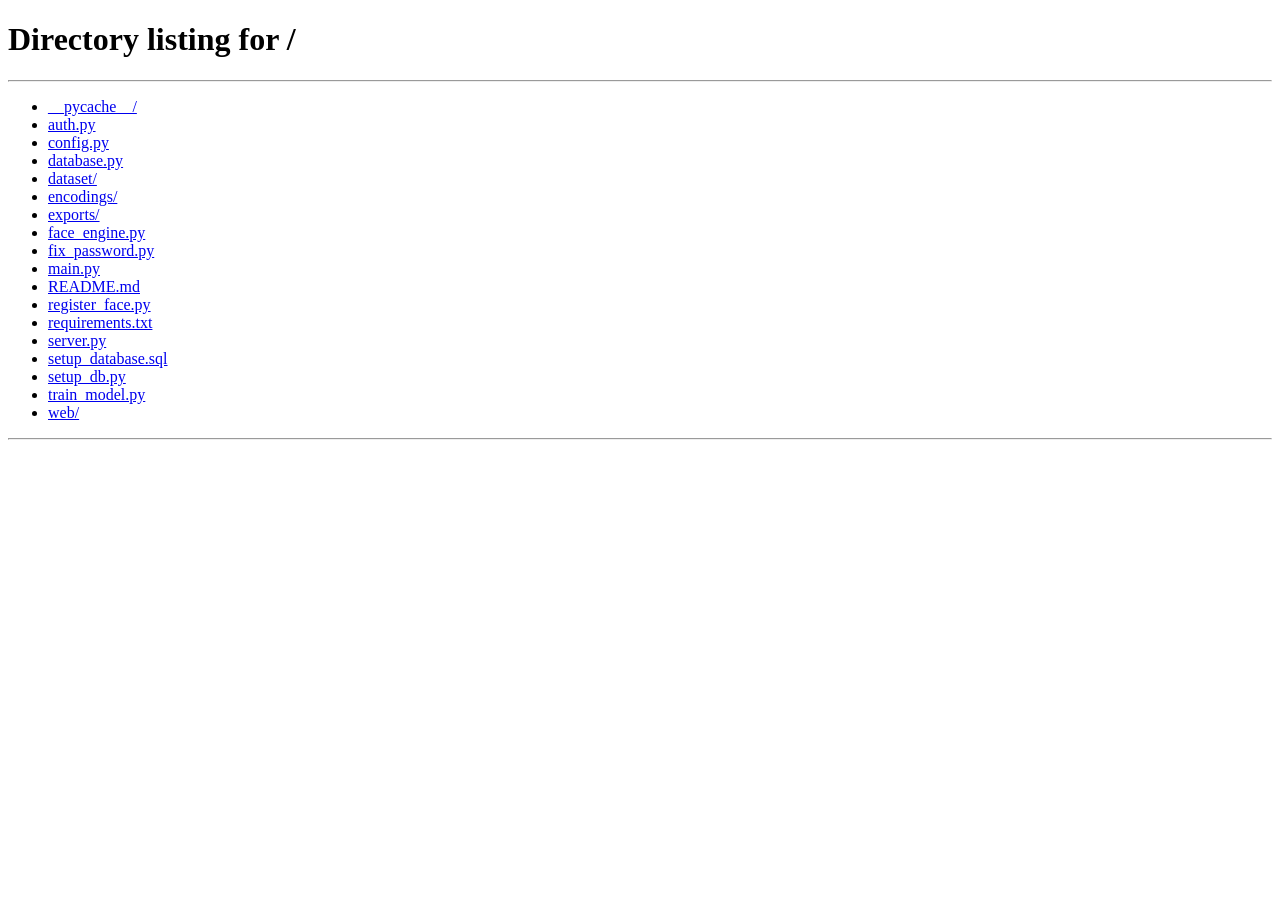
<file: web/lecturers.html>
<!DOCTYPE html>
<html lang="vi">
<head><meta charset="UTF-8"><meta name="viewport" content="width=device-width,initial-scale=1.0"><title>Quản lý giảng viên - AI Face Attendance</title><link rel="stylesheet" href="/web/css/style.css"></head>
<body>
    <div class="animated-bg"><div class="orb"></div><div class="orb"></div><div class="orb"></div></div>
    <div class="app">
        <div id="sidebar-root"></div>
        <main class="main">
            <div class="page-top">
                <div><h1>Quản lý giảng viên</h1><p class="desc">Thêm, xóa tài khoản giảng viên</p></div>
                <button class="btn btn-primary" onclick="openAdd()"><svg width="14" height="14" viewBox="0 0 24 24" fill="none" stroke="currentColor" stroke-width="2.5"><line x1="12" y1="5" x2="12" y2="19"/><line x1="5" y1="12" x2="19" y2="12"/></svg> Thêm giảng viên</button>
            </div>
            <div class="panel">
                <div class="panel-head"><h2>Danh sách tài khoản</h2></div>
                <div class="tbl-wrap"><table><thead><tr><th>STT</th><th>Username</th><th>Họ và tên</th><th>Email</th><th>Vai trò</th><th>Ngày tạo</th><th>Thao tác</th></tr></thead>
                <tbody id="tbl"><tr><td colspan="7" class="empty"><p>Đang tải...</p></td></tr></tbody></table></div>
            </div>
        </main>
    </div>
    <div class="modal-bg" id="modal"><div class="modal">
        <div class="modal-top"><h3>Thêm giảng viên</h3><button class="modal-x" onclick="closeModal('modal')">✕</button></div>
        <form id="frm" onsubmit="save(event)">
            <div class="fg"><label>Tên đăng nhập *</label><input type="text" id="fUser" class="fc" required></div>
            <div class="fg"><label>Họ và tên *</label><input type="text" id="fName" class="fc" required></div>
            <div class="fg"><label>Email</label><input type="email" id="fEmail" class="fc"></div>
            <div class="fg"><label>Mật khẩu *</label><input type="password" id="fPass" class="fc" required minlength="6" placeholder="Tối thiểu 6 ký tự"></div>
            <div class="fg"><label>Vai trò</label><select id="fRole" class="fc"><option value="lecturer">Giảng viên</option><option value="admin">Quản trị viên</option></select></div>
            <div class="modal-btns"><button type="button" class="btn btn-ghost" onclick="closeModal('modal')">Hủy</button><button type="submit" class="btn btn-primary"><svg width="14" height="14" viewBox="0 0 24 24" fill="none" stroke="currentColor" stroke-width="2"><path d="M19 21H5a2 2 0 0 1-2-2V5a2 2 0 0 1 2-2h11l5 5v11a2 2 0 0 1-2 2z"/><polyline points="17 21 17 13 7 13 7 21"/><polyline points="7 3 7 8 15 8"/></svg> Tạo tài khoản</button></div>
        </form>
    </div></div>
    <script src="/web/js/app.js"></script><script src="/web/js/sidebar.js"></script>
    <script>
        // Kiểm tra quyền admin
        document.addEventListener('DOMContentLoaded',()=>{
            const user=JSON.parse(localStorage.getItem('user')||'{}');
            if(user.role!=='admin'){showToast('Bạn không có quyền truy cập!','error');setTimeout(()=>window.location.href='/dashboard',1500);return;}
            load();
        });
        async function load(){
            try{
                const d=await apiCall('/api/lecturers');const t=document.getElementById('tbl');
                if(!d||!d.length){t.innerHTML='<tr><td colspan="7" class="empty"><p>Chưa có giảng viên</p></td></tr>';return;}
                t.innerHTML=d.map((l,i)=>{
                    const roleBadge=l.role==='admin'?'<span class="badge badge-warn">Admin</span>':'<span class="badge badge-info">Giảng viên</span>';
                    const curUser=JSON.parse(localStorage.getItem('user')||'{}');
                    const delBtn=l.id!==curUser.id?`<button class="btn btn-red btn-sm" onclick="del(${l.id},'${l.full_name}')"><svg width="13" height="13" viewBox="0 0 24 24" fill="none" stroke="currentColor" stroke-width="2"><polyline points="3 6 5 6 21 6"/><path d="M19 6v14a2 2 0 0 1-2 2H7a2 2 0 0 1-2-2V6m3 0V4a2 2 0 0 1 2-2h4a2 2 0 0 1 2 2v2"/></svg></button>`:'<span class="badge badge-ok">Bạn</span>';
                    return`<tr><td>${i+1}</td><td><strong>${l.username}</strong></td><td>${l.full_name}</td><td>${l.email||'—'}</td><td>${roleBadge}</td><td>${fmtDateTime(l.created_at)}</td><td>${delBtn}</td></tr>`;
                }).join('');
            }catch(e){showToast('Lỗi tải dữ liệu','error');}
        }
        function openAdd(){document.getElementById('frm').reset();openModal('modal');}
        async function save(e){
            e.preventDefault();
            try{
                const d = await apiCall('/api/lecturers', 'POST', {
                    username: document.getElementById('fUser').value,
                    password: document.getElementById('fPass').value,
                    full_name: document.getElementById('fName').value,
                    email: document.getElementById('fEmail').value,
                    role: document.getElementById('fRole').value
                });
                showToast('Thêm thành công!', 'success');
                closeModal('modal');
                await load();
            }catch(e){showToast(e.message || 'Lỗi', 'error');}
        }
        async function del(id,name){
            if(!confirm(`Xóa giảng viên "${name}"?`))return;
            try{
                await apiCall(`/api/lecturers/${id}`, 'DELETE');
                showToast('Đã xóa!', 'success');
                await load();
            }catch(e){showToast(e.message || 'Lỗi', 'error');}
        }
    </script>
</body>
</html>
</file>
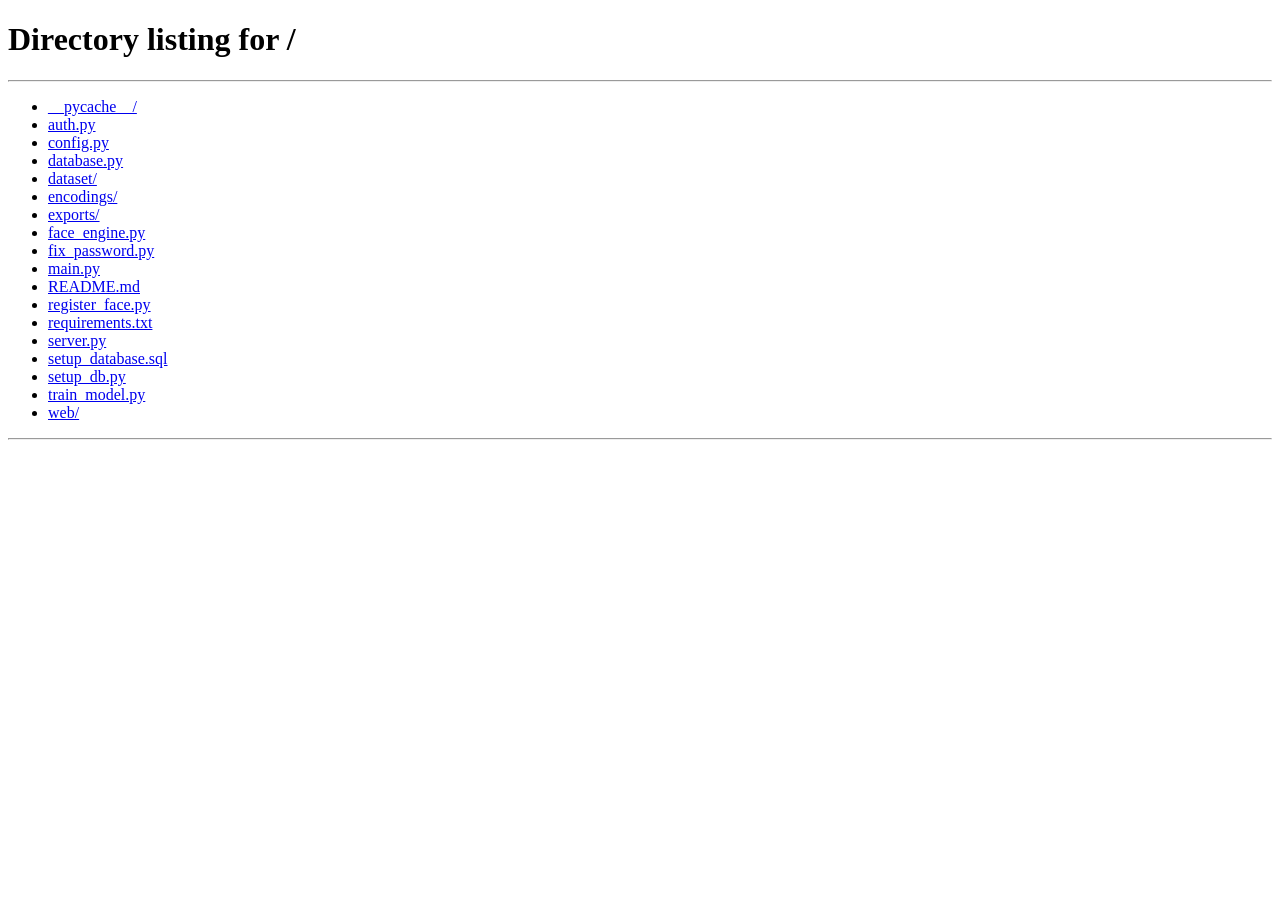
<file: web/profile.html>
<!DOCTYPE html>
<html lang="vi">
<head><meta charset="UTF-8"><meta name="viewport" content="width=device-width,initial-scale=1.0"><title>Hồ sơ - AI Face Attendance</title><link rel="stylesheet" href="/web/css/style.css"></head>
<body>
    <div class="animated-bg"><div class="orb"></div><div class="orb"></div><div class="orb"></div></div>
    <div class="app">
        <div id="sidebar-root"></div>
        <main class="main">
            <div class="page-top">
                <div><h1>Hồ sơ cá nhân</h1><p class="desc">Cập nhật thông tin và đổi mật khẩu</p></div>
            </div>
            <div class="grid-2">
                <div class="panel">
                    <div class="panel-head"><h2><svg width="16" height="16" viewBox="0 0 24 24" fill="none" stroke="currentColor" stroke-width="2" style="vertical-align:-2px;margin-right:6px"><path d="M20 21v-2a4 4 0 0 0-4-4H8a4 4 0 0 0-4 4v2"/><circle cx="12" cy="7" r="4"/></svg>Thông tin cá nhân</h2></div>
                    <form id="profileForm" onsubmit="saveProfile(event)">
                        <div class="fg"><label>Tên đăng nhập</label><input type="text" id="pUser" class="fc" disabled style="opacity:.5"></div>
                        <div class="fg"><label>Vai trò</label><input type="text" id="pRole" class="fc" disabled style="opacity:.5"></div>
                        <div class="fg"><label>Họ và tên</label><input type="text" id="pName" class="fc" required></div>
                        <div class="fg"><label>Email</label><input type="email" id="pEmail" class="fc"></div>
                        <button type="submit" class="btn btn-primary">
                            <svg width="14" height="14" viewBox="0 0 24 24" fill="none" stroke="currentColor" stroke-width="2"><path d="M19 21H5a2 2 0 0 1-2-2V5a2 2 0 0 1 2-2h11l5 5v11a2 2 0 0 1-2 2z"/><polyline points="17 21 17 13 7 13 7 21"/><polyline points="7 3 7 8 15 8"/></svg>
                            Lưu thay đổi
                        </button>
                    </form>
                </div>
                <div class="panel">
                    <div class="panel-head"><h2><svg width="16" height="16" viewBox="0 0 24 24" fill="none" stroke="currentColor" stroke-width="2" style="vertical-align:-2px;margin-right:6px"><rect x="3" y="11" width="18" height="11" rx="2" ry="2"/><path d="M7 11V7a5 5 0 0 1 10 0v4"/></svg>Đổi mật khẩu</h2></div>
                    <form id="pwForm" onsubmit="changePw(event)">
                        <div class="fg"><label>Mật khẩu hiện tại</label><input type="password" id="pwOld" class="fc" required></div>
                        <div class="fg"><label>Mật khẩu mới</label><input type="password" id="pwNew" class="fc" required minlength="6" placeholder="Tối thiểu 6 ký tự"></div>
                        <div class="fg"><label>Xác nhận mật khẩu mới</label><input type="password" id="pwNew2" class="fc" required></div>
                        <button type="submit" class="btn btn-green">
                            <svg width="14" height="14" viewBox="0 0 24 24" fill="none" stroke="currentColor" stroke-width="2"><path d="M22 11.08V12a10 10 0 1 1-5.93-9.14"/><polyline points="22 4 12 14.01 9 11.01"/></svg>
                            Đổi mật khẩu
                        </button>
                    </form>
                </div>
            </div>
        </main>
    </div>
    <script src="/web/js/app.js"></script><script src="/web/js/sidebar.js"></script>
    <script>
        document.addEventListener('DOMContentLoaded', loadProfile);
        async function loadProfile(){
            try{
                const u = await apiCall('/api/auth/me');
                if(!u) throw new Error();
                document.getElementById('pUser').value=u.username||'';
                document.getElementById('pRole').value=u.role==='admin'?'Quản trị viên':'Giảng viên';
                document.getElementById('pName').value=u.full_name||'';
                document.getElementById('pEmail').value=u.email||'';
            }catch(e){showToast('Lỗi tải thông tin','error');}
        }
        async function saveProfile(e){
            e.preventDefault();
            try{
                const name = document.getElementById('pName').value;
                const email = document.getElementById('pEmail').value;
                await apiCall('/api/auth/profile', 'PUT', {
                    full_name: name,
                    email: email
                });
                showToast('Cập nhật thành công!','success');
                // Cập nhật localStorage
                const user=JSON.parse(localStorage.getItem('user')||'{}');
                user.full_name=name;
                user.email=email;
                localStorage.setItem('user',JSON.stringify(user));
                // Cập nhật sidebar
                const nameEl=document.getElementById('userName');
                if(nameEl)nameEl.textContent=user.full_name;
            }catch(e){showToast(e.message || 'Lỗi','error');}
        }
        async function changePw(e){
            e.preventDefault();
            const pw1=document.getElementById('pwNew').value,pw2=document.getElementById('pwNew2').value;
            if(pw1!==pw2){showToast('Mật khẩu mới không khớp!','error');return;}
            if(pw1.length<6){showToast('Mật khẩu mới phải từ 6 ký tự!','error');return;}
            try{
                await apiCall('/api/auth/password', 'PUT', {
                    old_password:document.getElementById('pwOld').value,
                    new_password:pw1
                });
                showToast('Đổi mật khẩu thành công!','success');
                document.getElementById('pwForm').reset();
            }catch(e){showToast(e.message || 'Lỗi','error');}
        }
    </script>
</body>
</html>
</file>
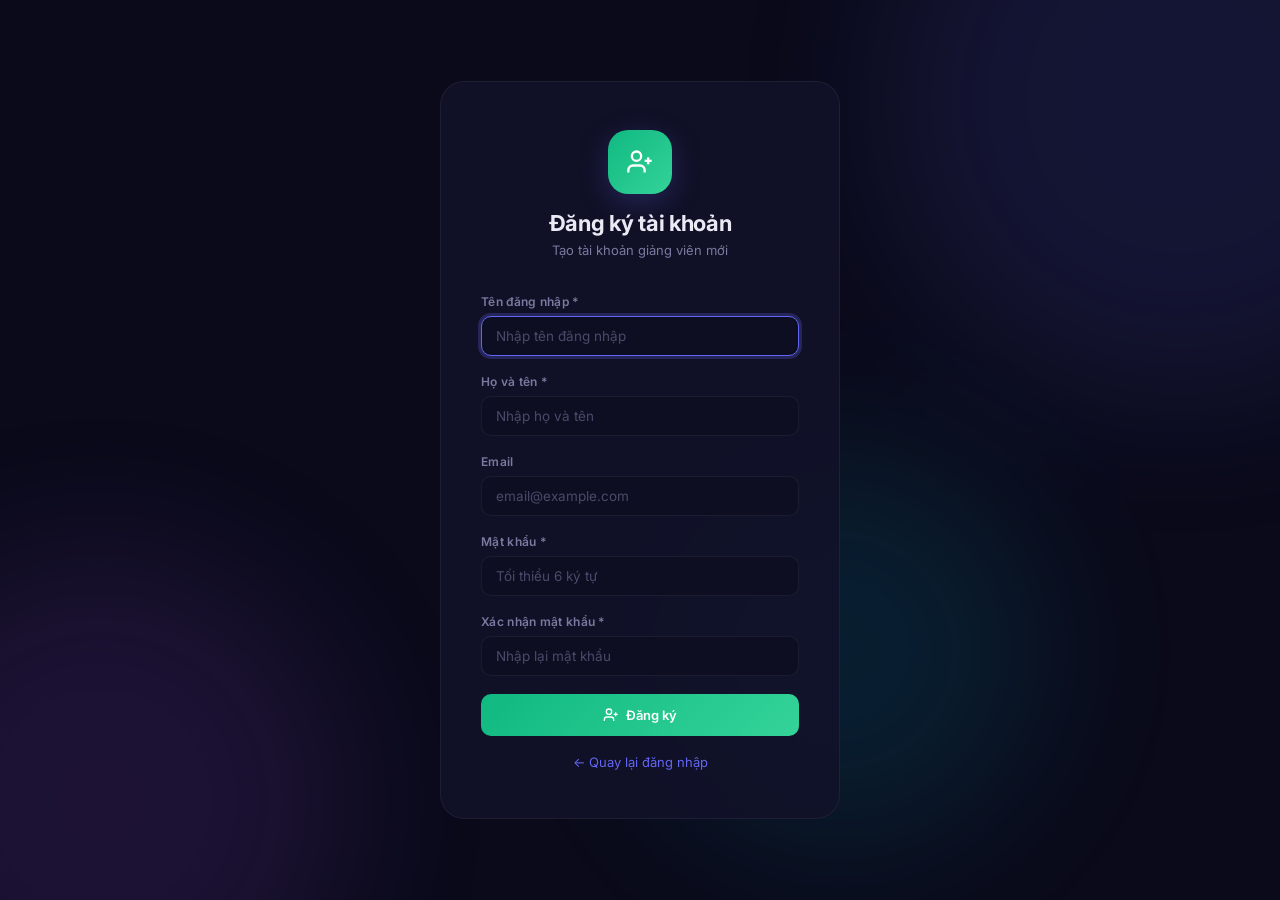
<file: web/register.html>
<!DOCTYPE html>
<html lang="vi">
<head>
    <meta charset="UTF-8">
    <meta name="viewport" content="width=device-width, initial-scale=1.0">
    <title>Đăng ký - AI Face Attendance</title>
    <link rel="stylesheet" href="/web/css/style.css">
</head>
<body>
    <div class="animated-bg"><div class="orb"></div><div class="orb"></div><div class="orb"></div></div>
    <div class="login-page">
        <div class="login-box">
            <div class="logo">
                <div class="logo-icon" style="background:var(--grad-green)"><svg width="28" height="28" viewBox="0 0 24 24" fill="none" stroke="#fff" stroke-width="2"><path d="M16 21v-2a4 4 0 0 0-4-4H6a4 4 0 0 0-4 4v2"/><circle cx="9" cy="7" r="4"/><line x1="19" y1="8" x2="19" y2="14"/><line x1="22" y1="11" x2="16" y2="11"/></svg></div>
                <h1>Đăng ký tài khoản</h1>
                <p class="subtitle">Tạo tài khoản giảng viên mới</p>
            </div>
            <form id="regForm" onsubmit="handleRegister(event)">
                <div class="fg"><label>Tên đăng nhập *</label><input type="text" id="rUser" class="fc" placeholder="Nhập tên đăng nhập" required autofocus></div>
                <div class="fg"><label>Họ và tên *</label><input type="text" id="rName" class="fc" placeholder="Nhập họ và tên" required></div>
                <div class="fg"><label>Email</label><input type="email" id="rEmail" class="fc" placeholder="email@example.com"></div>
                <div class="fg"><label>Mật khẩu *</label><input type="password" id="rPass" class="fc" placeholder="Tối thiểu 6 ký tự" required minlength="6"></div>
                <div class="fg"><label>Xác nhận mật khẩu *</label><input type="password" id="rPass2" class="fc" placeholder="Nhập lại mật khẩu" required></div>
                <div id="regError" style="color:var(--red);font-size:12px;margin-bottom:14px;display:none"></div>
                <button type="submit" class="btn btn-green" style="width:100%;justify-content:center;padding:13px" id="regBtn">
                    <svg width="16" height="16" viewBox="0 0 24 24" fill="none" stroke="currentColor" stroke-width="2"><path d="M16 21v-2a4 4 0 0 0-4-4H6a4 4 0 0 0-4 4v2"/><circle cx="9" cy="7" r="4"/><line x1="19" y1="8" x2="19" y2="14"/><line x1="22" y1="11" x2="16" y2="11"/></svg>
                    Đăng ký
                </button>
            </form>
            <p style="text-align:center;margin-top:18px;font-size:13px"><a href="/" style="color:var(--blue)">← Quay lại đăng nhập</a></p>
        </div>
    </div>
    <script>
        if(localStorage.getItem('token'))window.location.href='/dashboard';
        async function handleRegister(e){
            e.preventDefault();
            const btn=document.getElementById('regBtn'),err=document.getElementById('regError');
            const pass=document.getElementById('rPass').value,pass2=document.getElementById('rPass2').value;
            err.style.display='none';

            if(pass!==pass2){err.textContent='Mật khẩu xác nhận không khớp';err.style.display='block';return;}
            if(pass.length<6){err.textContent='Mật khẩu phải từ 6 ký tự';err.style.display='block';return;}

            btn.textContent='Đang xử lý...';btn.disabled=true;
            try{
                const r=await fetch('/api/auth/register',{method:'POST',headers:{'Content-Type':'application/json'},body:JSON.stringify({
                    username:document.getElementById('rUser').value,
                    password:pass,
                    full_name:document.getElementById('rName').value,
                    email:document.getElementById('rEmail').value
                })});
                const d=await r.json();
                if(r.ok){
                    alert('Đăng ký thành công! Vui lòng đăng nhập.');
                    window.location.href='/';
                }else{
                    err.textContent=d.detail||'Đăng ký thất bại';err.style.display='block';
                }
            }catch(ex){err.textContent='Không thể kết nối server';err.style.display='block';}
            btn.innerHTML='<svg width="16" height="16" viewBox="0 0 24 24" fill="none" stroke="currentColor" stroke-width="2"><path d="M16 21v-2a4 4 0 0 0-4-4H6a4 4 0 0 0-4 4v2"/><circle cx="9" cy="7" r="4"/><line x1="19" y1="8" x2="19" y2="14"/><line x1="22" y1="11" x2="16" y2="11"/></svg> Đăng ký';
            btn.disabled=false;
        }
    </script>
</body>
</html>
</file>
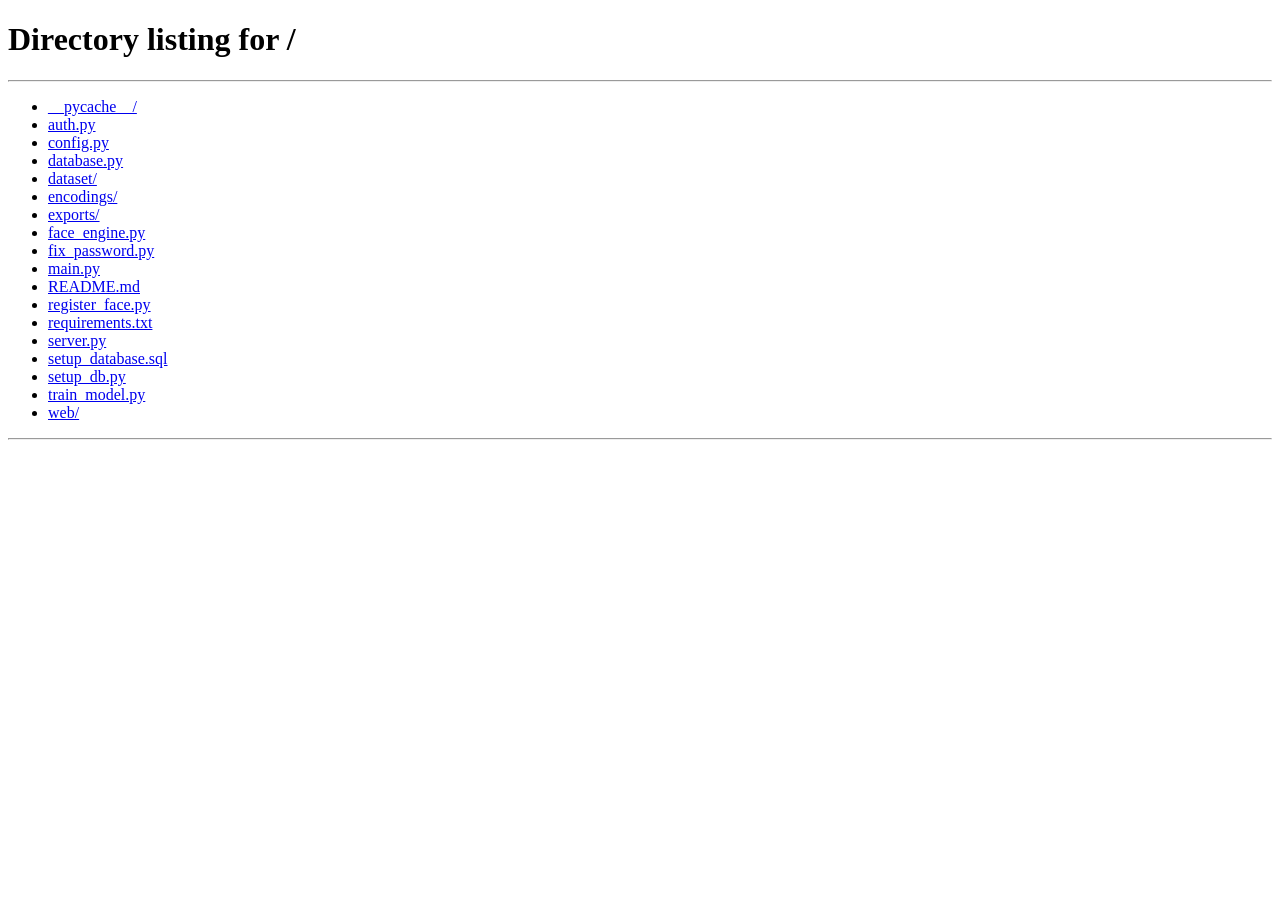
<file: web/students.html>
<!DOCTYPE html>
<html lang="vi">
<head><meta charset="UTF-8"><meta name="viewport" content="width=device-width,initial-scale=1.0"><title>Sinh viên - AI Face Attendance</title><link rel="stylesheet" href="/web/css/style.css"></head>
<body>
    <div class="animated-bg"><div class="orb"></div><div class="orb"></div><div class="orb"></div></div>
    <div class="app">
        <div id="sidebar-root"></div>
        <main class="main">
            <div class="page-top">
                <div><h1>Quản lý sinh viên</h1><p class="desc">Thêm, sửa, xóa thông tin sinh viên và đăng ký khuôn mặt</p></div>
                <button class="btn btn-primary" onclick="openAdd()"><svg width="14" height="14" viewBox="0 0 24 24" fill="none" stroke="currentColor" stroke-width="2.5"><line x1="12" y1="5" x2="12" y2="19"/><line x1="5" y1="12" x2="19" y2="12"/></svg> Thêm sinh viên</button>
            </div>
            <div class="panel">
                <div class="panel-head"><h2>Danh sách sinh viên</h2><input type="text" class="fc" id="search" placeholder="Tìm kiếm theo tên, mã SV..." style="width:250px" oninput="filter()"></div>
                <div class="tbl-wrap"><table><thead><tr><th>STT</th><th>Mã SV</th><th>Họ và tên</th><th>Email</th><th>SĐT</th><th>Khuôn mặt</th><th>Thao tác</th></tr></thead>
                <tbody id="tbl"><tr><td colspan="7" class="empty"><p>Đang tải...</p></td></tr></tbody></table></div>
            </div>
        </main>
    </div>

    <!-- Modal: Add/Edit Student -->
    <div class="modal-bg" id="modal">
        <div class="modal">
            <div class="modal-top"><h3 id="mTitle">Thêm sinh viên</h3><button class="modal-x" onclick="closeModal('modal')">✕</button></div>
            <form id="frm" onsubmit="save(event)">
                <input type="hidden" id="eId">
                <div class="fg"><label>Mã sinh viên *</label><input type="text" id="fCode" class="fc" required placeholder="VD: SV001"></div>
                <div class="fg"><label>Họ và tên *</label><input type="text" id="fName" class="fc" required placeholder="VD: Nguyễn Văn A"></div>
                <div class="fg"><label>Email</label><input type="email" id="fEmail" class="fc" placeholder="VD: sv@uni.edu"></div>
                <div class="fg"><label>Số điện thoại</label><input type="text" id="fPhone" class="fc" placeholder="VD: 0987654321"></div>
                <div class="modal-btns"><button type="button" class="btn btn-ghost" onclick="closeModal('modal')">Hủy</button><button type="submit" class="btn btn-primary"><svg width="14" height="14" viewBox="0 0 24 24" fill="none" stroke="currentColor" stroke-width="2"><path d="M19 21H5a2 2 0 0 1-2-2V5a2 2 0 0 1 2-2h11l5 5v11a2 2 0 0 1-2 2z"/><polyline points="17 21 17 13 7 13 7 21"/><polyline points="7 3 7 8 15 8"/></svg> Lưu</button></div>
            </form>
        </div>
    </div>

    <!-- Modal: Webcam Face Capture -->
    <div class="modal-bg" id="cameraModal">
        <div class="modal" style="max-width:500px">
            <div class="modal-top">
                <h3>Đăng ký khuôn mặt sinh viên</h3>
                <button class="modal-x" onclick="closeCameraModal()">✕</button>
            </div>
            <div style="text-align:center;margin-bottom:15px">
                <div style="position:relative;display:inline-block;border-radius:12px;overflow:hidden;background:#000;box-shadow: 0 4px 20px rgba(0,0,0,0.5)">
                    <video id="webcam" autoplay playsinline style="width:100%;max-width:400px;display:block;transform:scaleX(-1)"></video>
                    <canvas id="capCanvas" style="display:none"></canvas>
                    <div id="flash" style="position:absolute;inset:0;background:#fff;opacity:0;pointer-events:none;transition:opacity 0.15s"></div>
                    <div id="countdown" style="position:absolute;top:50%;left:50%;transform:translate(-50%,-50%);font-size:72px;font-weight:900;color:#fff;text-shadow:0 4px 20px rgba(0,0,0,0.6);pointer-events:none;display:none">3</div>
                </div>
            </div>
            <div style="background:rgba(255,255,255,0.03);border:1px solid var(--border);border-radius:10px;padding:12px 16px;margin-bottom:15px">
                <div style="font-size:11px;text-transform:uppercase;letter-spacing:1px;color:var(--blue);font-weight:700" id="guideStep">Bước 1/5</div>
                <div style="font-size:14px;font-weight:600;margin-top:4px" id="guideText">Nhìn thẳng vào camera và giữ đầu thẳng</div>
            </div>
            <div style="display:flex;gap:8px;justify-content:center;margin-bottom:20px" id="previewGrid">
                <div class="pv-slot" style="width:55px;height:55px;border-radius:8px;border:2px dashed var(--border);display:flex;align-items:center;justify-content:center;font-size:12px;color:var(--text-dim)">1</div>
                <div class="pv-slot" style="width:55px;height:55px;border-radius:8px;border:2px dashed var(--border);display:flex;align-items:center;justify-content:center;font-size:12px;color:var(--text-dim)">2</div>
                <div class="pv-slot" style="width:55px;height:55px;border-radius:8px;border:2px dashed var(--border);display:flex;align-items:center;justify-content:center;font-size:12px;color:var(--text-dim)">3</div>
                <div class="pv-slot" style="width:55px;height:55px;border-radius:8px;border:2px dashed var(--border);display:flex;align-items:center;justify-content:center;font-size:12px;color:var(--text-dim)">4</div>
                <div class="pv-slot" style="width:55px;height:55px;border-radius:8px;border:2px dashed var(--border);display:flex;align-items:center;justify-content:center;font-size:12px;color:var(--text-dim)">5</div>
            </div>
            <div class="modal-btns">
                <button class="btn btn-ghost" onclick="closeCameraModal()">Hủy</button>
                <button class="btn btn-primary" id="btnStartCapture" onclick="startAutoCapture()"><svg width="14" height="14" viewBox="0 0 24 24" fill="none" stroke="currentColor" stroke-width="2"><path d="M23 19a2 2 0 0 1-2 2H3a2 2 0 0 1-2-2V8a2 2 0 0 1 2-2h4l2-3h6l2 3h4a2 2 0 0 1 2 2z"/><circle cx="12" cy="13" r="4"/></svg> Bắt đầu chụp tự động</button>
            </div>
        </div>
    </div>

    <!-- Modal: Student Attendance History -->
    <div class="modal-bg" id="historyModal">
        <div class="modal" style="max-width:550px">
            <div class="modal-top">
                <h3 id="hTitle">Lịch sử điểm danh</h3>
                <button class="modal-x" onclick="closeModal('historyModal')">✕</button>
            </div>
            <div style="margin-bottom:15px; display:grid; grid-template-columns:1fr 1fr 1fr; gap:10px; text-align:center">
                <div style="background:rgba(255,255,255,0.02);border:1px solid var(--border);border-radius:10px;padding:12px 8px">
                    <div style="font-size:22px;font-weight:800;color:var(--green)" id="hPresent">0</div>
                    <div style="font-size:10px;color:var(--text-dim);text-transform:uppercase;letter-spacing:0.5px;margin-top:2px">Có mặt</div>
                </div>
                <div style="background:rgba(255,255,255,0.02);border:1px solid var(--border);border-radius:10px;padding:12px 8px">
                    <div style="font-size:22px;font-weight:800;color:var(--orange)" id="hLate">0</div>
                    <div style="font-size:10px;color:var(--text-dim);text-transform:uppercase;letter-spacing:0.5px;margin-top:2px">Đi trễ</div>
                </div>
                <div style="background:rgba(255,255,255,0.02);border:1px solid var(--border);border-radius:10px;padding:12px 8px">
                    <div style="font-size:22px;font-weight:800;color:var(--blue)" id="hTotal">0</div>
                    <div style="font-size:10px;color:var(--text-dim);text-transform:uppercase;letter-spacing:0.5px;margin-top:2px">Tổng buổi</div>
                </div>
            </div>
            <div class="tbl-wrap" style="max-height:280px;overflow-y:auto">
                <table>
                    <thead>
                        <tr>
                            <th>Lớp học</th>
                            <th>Ngày học</th>
                            <th>Thời gian</th>
                            <th>Trạng thái</th>
                        </tr>
                    </thead>
                    <tbody id="hTbl">
                        <tr><td colspan="4" class="empty">Đang tải...</td></tr>
                    </tbody>
                </table>
            </div>
            <div class="modal-btns">
                <button class="btn btn-ghost" onclick="closeModal('historyModal')">Đóng</button>
            </div>
        </div>
    </div>

    <script src="/web/js/app.js"></script><script src="/web/js/sidebar.js"></script>
    <script>
        let all=[], stream=null, captureId=null, capturedImages=[];
        const guides = [
            { step: "Bước 1/5", text: "Nhìn thẳng vào camera và giữ đầu thẳng" },
            { step: "Bước 2/5", text: "Nghiêng đầu nhẹ sang bên TRÁI" },
            { step: "Bước 3/5", text: "Nghiêng đầu nhẹ sang bên PHẢI" },
            { step: "Bước 4/5", text: "Ngẩng đầu lên trên một chút" },
            { step: "Bước 5/5", text: "Mỉm cười tự nhiên" }
        ];

        document.addEventListener('DOMContentLoaded',load);

        async function load(){try{all=await apiCall('/api/students');render(all)}catch(e){document.getElementById('tbl').innerHTML='<tr><td colspan="7" class="empty"><p>Lỗi tải dữ liệu</p></td></tr>'}}
        
        function render(list){const t=document.getElementById('tbl');if(!list||!list.length){t.innerHTML='<tr><td colspan="7" class="empty"><p>Chưa có sinh viên</p></td></tr>';return}
            t.innerHTML=list.map((s,i)=>`<tr>
                <td>${i+1}</td>
                <td><strong>${s.student_code}</strong></td>
                <td><a href="#" onclick="event.preventDefault();viewHistory(${s.id},'${s.full_name}')" style="font-weight:600;color:var(--text)">${s.full_name}</a></td>
                <td style="color:var(--text-dim)">${s.email||'—'}</td>
                <td style="color:var(--text-dim)">${s.phone||'—'}</td>
                <td>${s.face_registered?'<span class="badge badge-ok">✓ Đã ĐK</span>':'<span class="badge badge-err">✗ Chưa</span>'}</td>
                <td>
                    <button class="btn btn-ghost btn-sm" onclick="openCamera(${s.id},'${s.full_name}')" title="Đăng ký khuôn mặt"><svg width="13" height="13" viewBox="0 0 24 24" fill="none" stroke="currentColor" stroke-width="2"><path d="M23 19a2 2 0 0 1-2 2H3a2 2 0 0 1-2-2V8a2 2 0 0 1 2-2h4l2-3h6l2 3h4a2 2 0 0 1 2 2z"/><circle cx="12" cy="13" r="4"/></svg></button>
                    <button class="btn btn-ghost btn-sm" onclick="viewHistory(${s.id},'${s.full_name}')" title="Lịch sử điểm danh"><svg width="13" height="13" viewBox="0 0 24 24" fill="none" stroke="currentColor" stroke-width="2"><circle cx="12" cy="12" r="10"/><polyline points="12 6 12 12 16 14"/></svg></button>
                    <button class="btn btn-ghost btn-sm" onclick="edit(${s.id})" title="Sửa"><svg width="13" height="13" viewBox="0 0 24 24" fill="none" stroke="currentColor" stroke-width="2"><path d="M11 4H4a2 2 0 0 0-2 2v14a2 2 0 0 0 2 2h14a2 2 0 0 0 2-2v-7"/><path d="M18.5 2.5a2.12 2.12 0 0 1 3 3L12 15l-4 1 1-4 9.5-9.5z"/></svg></button> 
                    <button class="btn btn-red btn-sm" onclick="del(${s.id},'${s.full_name}')" title="Xóa"><svg width="13" height="13" viewBox="0 0 24 24" fill="none" stroke="currentColor" stroke-width="2"><polyline points="3 6 5 6 21 6"/><path d="M19 6v14a2 2 0 0 1-2 2H7a2 2 0 0 1-2-2V6m3 0V4a2 2 0 0 1 2-2h4a2 2 0 0 1 2 2v2"/></svg></button>
                </td>
            </tr>`).join('')}
        
        function filter(){const q=document.getElementById('search').value.toLowerCase();render(all.filter(s=>s.student_code.toLowerCase().includes(q)||s.full_name.toLowerCase().includes(q)||(s.email||'').toLowerCase().includes(q)))}
        function openAdd(){document.getElementById('mTitle').textContent='Thêm sinh viên';document.getElementById('eId').value='';document.getElementById('frm').reset();openModal('modal')}
        function edit(id){const s=all.find(x=>x.id===id);if(!s)return;document.getElementById('mTitle').textContent='Sửa sinh viên';document.getElementById('eId').value=s.id;document.getElementById('fCode').value=s.student_code;document.getElementById('fName').value=s.full_name;document.getElementById('fEmail').value=s.email||'';document.getElementById('fPhone').value=s.phone||'';openModal('modal')}
        async function save(e){e.preventDefault();const id=document.getElementById('eId').value;const d={student_code:document.getElementById('fCode').value,full_name:document.getElementById('fName').value,email:document.getElementById('fEmail').value,phone:document.getElementById('fPhone').value};try{if(id){await apiCall(`/api/students/${id}`,'PUT',d);showToast('Cập nhật thành công!','success')}else{await apiCall('/api/students','POST',d);showToast('Thêm thành công!','success')}closeModal('modal');await load()}catch(e){showToast(e.message,'error')}}
        async function del(id,name){if(!confirm(`Xóa "${name}"?`))return;try{await apiCall(`/api/students/${id}`,'DELETE');showToast('Đã xóa!','success');await load()}catch(e){showToast(e.message,'error')}}

        // ===== WEBCAM FACE REGISTRATION =====
        async function openCamera(studentId, fullName) {
            captureId = studentId;
            capturedImages = [];
            
            document.getElementById('guideStep').textContent = guides[0].step;
            document.getElementById('guideText').textContent = guides[0].text;
            const btn = document.getElementById('btnStartCapture');
            btn.disabled = false;
            btn.innerHTML = '<svg width="14" height="14" viewBox="0 0 24 24" fill="none" stroke="currentColor" stroke-width="2"><path d="M23 19a2 2 0 0 1-2 2H3a2 2 0 0 1-2-2V8a2 2 0 0 1 2-2h4l2-3h6l2 3h4a2 2 0 0 1 2 2z"/><circle cx="12" cy="13" r="4"/></svg> Bắt đầu chụp tự động';
            
            const slots = document.querySelectorAll('.pv-slot');
            slots.forEach((s, idx) => {
                s.innerHTML = idx + 1;
                s.style.border = '2px dashed var(--border)';
                s.style.backgroundImage = 'none';
                s.style.color = 'var(--text-dim)';
            });

            openModal('cameraModal');

            try {
                stream = await navigator.mediaDevices.getUserMedia({ video: { width: 640, height: 480 } });
                document.getElementById('webcam').srcObject = stream;
            } catch(e) {
                showToast('Không thể truy cập webcam: ' + e.message, 'error');
                closeCameraModal();
            }
        }

        function closeCameraModal() {
            closeModal('cameraModal');
            if (stream) {
                stream.getTracks().forEach(track => track.stop());
                stream = null;
            }
        }

        function startAutoCapture() {
            const btn = document.getElementById('btnStartCapture');
            btn.disabled = true;
            
            let currentStep = 0;
            capturedImages = [];

            function nextCapture() {
                if (currentStep >= 5) {
                    btn.textContent = 'Đang huấn luyện model...';
                    uploadImages();
                    return;
                }

                document.getElementById('guideStep').textContent = guides[currentStep].step;
                document.getElementById('guideText').textContent = guides[currentStep].text;

                const cd = document.getElementById('countdown');
                cd.style.display = 'block';
                let count = 2;
                cd.textContent = count;
                
                const interval = setInterval(() => {
                    count--;
                    if (count > 0) {
                        cd.textContent = count;
                    } else {
                        clearInterval(interval);
                        cd.style.display = 'none';
                        
                        const flash = document.getElementById('flash');
                        flash.style.opacity = '1';
                        setTimeout(() => flash.style.opacity = '0', 150);

                        captureFrame(currentStep);
                        currentStep++;
                        
                        setTimeout(nextCapture, 1000);
                    }
                }, 600);
            }

            nextCapture();
        }

        function captureFrame(stepIdx) {
            const video = document.getElementById('webcam');
            const canvas = document.getElementById('capCanvas');
            canvas.width = 640;
            canvas.height = 480;
            const ctx = canvas.getContext('2d');
            
            ctx.translate(canvas.width, 0);
            ctx.scale(-1, 1);
            ctx.drawImage(video, 0, 0, canvas.width, canvas.height);
            
            const dataUrl = canvas.toDataURL('image/jpeg', 0.85);
            capturedImages.push(dataUrl);

            const slot = document.querySelectorAll('.pv-slot')[stepIdx];
            slot.innerHTML = '';
            slot.style.backgroundImage = `url(${dataUrl})`;
            slot.style.backgroundSize = 'cover';
            slot.style.backgroundPosition = 'center';
            slot.style.border = '2px solid var(--green)';
        }

        async function uploadImages() {
            try {
                const response = await apiCall(`/api/students/${captureId}/register-face`, 'POST', { images: capturedImages });
                showToast(response.message, 'success');
                closeCameraModal();
                await load();
            } catch(e) {
                showToast(e.message || 'Lỗi', 'error');
                document.getElementById('btnStartCapture').disabled = false;
                document.getElementById('btnStartCapture').textContent = 'Thử lại';
            }
        }

        // ===== PERSONAL ATTENDANCE HISTORY =====
        async function viewHistory(studentId, fullName) {
            document.getElementById('hTitle').textContent = `Lịch sử: ${fullName}`;
            const t = document.getElementById('hTbl');
            t.innerHTML = '<tr><td colspan="4" class="empty">Đang tải...</td></tr>';
            
            document.getElementById('hPresent').textContent = '0';
            document.getElementById('hLate').textContent = '0';
            document.getElementById('hTotal').textContent = '0';

            openModal('historyModal');

            try {
                const data = await apiCall(`/api/attendance/student/${studentId}`);
                
                const presents = data.filter(a => a.status === 'present').length;
                const lates = data.filter(a => a.status === 'late').length;
                
                document.getElementById('hPresent').textContent = presents;
                document.getElementById('hLate').textContent = lates;
                document.getElementById('hTotal').textContent = data.length;

                if (!data.length) {
                    t.innerHTML = '<tr><td colspan="4" class="empty">Không có lịch sử điểm danh nào</td></tr>';
                    return;
                }

                t.innerHTML = data.map(a => `<tr>
                    <td><strong>${a.class_code}</strong> <span style="font-size:11px;color:var(--text-dim);display:block">${a.class_name}</span></td>
                    <td>${fmtDate(a.date)}</td>
                    <td style="color:var(--text-dim)">${fmtDateTime(a.check_in_time)}</td>
                    <td>${statusBadge(a.status)}</td>
                </tr>`).join('');
            } catch(e) {
                t.innerHTML = '<tr><td colspan="4" class="empty">Lỗi tải dữ liệu</td></tr>';
            }
        }
    </script>
</body>
</html>
</file>
<file: web/css/style.css>
@import url('https://fonts.googleapis.com/css2?family=Inter:wght@300;400;500;600;700;800;900&display=swap');

:root {
    --bg-dark: #0a0a1a;
    --bg-card: #12122a;
    --bg-card-hover: #1a1a3a;
    --bg-input: #0e0e22;
    --border: rgba(255,255,255,0.06);
    --border-focus: rgba(99,102,241,0.5);
    --text: #eaeaf5;
    --text-dim: #7a7aa0;
    --text-muted: #4a4a6a;
    --blue: #6366f1;
    --blue-glow: rgba(99,102,241,0.25);
    --green: #10b981;
    --green-glow: rgba(16,185,129,0.2);
    --orange: #f59e0b;
    --red: #ef4444;
    --purple: #a855f7;
    --cyan: #06b6d4;
    --grad-blue: linear-gradient(135deg,#6366f1,#818cf8);
    --grad-green: linear-gradient(135deg,#10b981,#34d399);
    --grad-orange: linear-gradient(135deg,#f59e0b,#fbbf24);
    --grad-purple: linear-gradient(135deg,#a855f7,#c084fc);
    --grad-red: linear-gradient(135deg,#ef4444,#f87171);
    --grad-bg: linear-gradient(135deg,#0a0a1a 0%,#131330 50%,#0a0a1a 100%);
    --sidebar-w: 260px;
    --radius: 16px;
    --radius-sm: 10px;
    --shadow: 0 4px 24px rgba(0,0,0,0.4);
    --transition: all .25s cubic-bezier(.4,0,.2,1);
}
*,*::before,*::after{box-sizing:border-box;margin:0;padding:0}
body{font-family:'Inter',system-ui,sans-serif;background:var(--bg-dark);color:var(--text);min-height:100vh;-webkit-font-smoothing:antialiased}
a{color:var(--blue);text-decoration:none}

/* ===== ANIMATED BG ===== */
.animated-bg{position:fixed;inset:0;z-index:0;overflow:hidden;pointer-events:none}
.animated-bg .orb{position:absolute;border-radius:50%;filter:blur(80px);opacity:.12;animation:float 20s infinite ease-in-out}
.animated-bg .orb:nth-child(1){width:600px;height:600px;background:#6366f1;top:-200px;right:-200px;animation-delay:0s}
.animated-bg .orb:nth-child(2){width:500px;height:500px;background:#a855f7;bottom:-150px;left:-150px;animation-delay:-7s}
.animated-bg .orb:nth-child(3){width:400px;height:400px;background:#06b6d4;top:50%;left:50%;animation-delay:-14s}
@keyframes float{0%,100%{transform:translate(0,0) scale(1)}25%{transform:translate(30px,-40px) scale(1.05)}50%{transform:translate(-20px,30px) scale(.95)}75%{transform:translate(40px,20px) scale(1.02)}}

/* ===== LOGIN ===== */
.login-page{min-height:100vh;display:flex;align-items:center;justify-content:center;position:relative}
.login-box{background:rgba(18,18,42,.85);backdrop-filter:blur(30px);border:1px solid var(--border);border-radius:24px;padding:48px 40px;width:100%;max-width:400px;z-index:1;animation:slideUp .6s ease}
.login-box .logo{text-align:center;margin-bottom:36px}
.login-box .logo-icon{width:64px;height:64px;border-radius:20px;background:var(--grad-blue);display:inline-flex;align-items:center;justify-content:center;font-size:28px;margin-bottom:16px;box-shadow:0 8px 30px var(--blue-glow)}
.login-box h1{font-size:22px;font-weight:700;letter-spacing:-.3px}
.login-box .subtitle{color:var(--text-dim);font-size:13px;margin-top:6px}
@keyframes slideUp{from{opacity:0;transform:translateY(30px)}to{opacity:1;transform:translateY(0)}}

/* ===== LAYOUT ===== */
.app{display:flex;min-height:100vh;position:relative}

/* ===== SIDEBAR ===== */
.sidebar{width:var(--sidebar-w);background:rgba(12,12,28,.95);backdrop-filter:blur(20px);border-right:1px solid var(--border);padding:24px 14px;display:flex;flex-direction:column;position:fixed;top:0;left:0;bottom:0;z-index:100;transition:var(--transition)}
.sidebar .brand{display:flex;align-items:center;gap:12px;padding:8px 14px;margin-bottom:28px}
.sidebar .brand-icon{width:38px;height:38px;border-radius:12px;background:var(--grad-blue);display:flex;align-items:center;justify-content:center;box-shadow:0 4px 15px var(--blue-glow)}
.sidebar .brand-icon svg{width:20px;height:20px}
.sidebar .brand h2{font-size:16px;font-weight:700;letter-spacing:-.3px}
.sidebar nav{flex:1}
.nav-link{display:flex;align-items:center;gap:12px;padding:11px 16px;border-radius:12px;color:var(--text-dim);font-size:13.5px;font-weight:500;transition:var(--transition);margin-bottom:2px;cursor:pointer;border:1px solid transparent}
.nav-link:hover{color:var(--text);background:rgba(255,255,255,.04);border-color:var(--border)}
.nav-link.active{color:#fff;background:var(--grad-blue);border-color:transparent;box-shadow:0 4px 20px var(--blue-glow)}
.nav-link svg{width:18px;height:18px;flex-shrink:0;opacity:.7}
.nav-link.active svg{opacity:1}
.sidebar-footer{padding-top:16px;border-top:1px solid var(--border)}
.user-card{display:flex;align-items:center;gap:10px;padding:10px 12px;border-radius:12px;background:rgba(255,255,255,.03);margin-bottom:10px}
.user-card .avatar{width:34px;height:34px;border-radius:10px;background:var(--grad-purple);display:flex;align-items:center;justify-content:center}
.user-card .avatar svg{width:18px;height:18px}
.user-card .name{font-size:13px;font-weight:600}
.user-card .role{font-size:11px;color:var(--text-muted)}

/* ===== MAIN ===== */
.main{flex:1;margin-left:var(--sidebar-w);padding:28px 32px;position:relative;z-index:1}
.page-top{display:flex;align-items:center;justify-content:space-between;margin-bottom:28px}
.page-top h1{font-size:24px;font-weight:800;letter-spacing:-.5px}
.page-top .desc{color:var(--text-dim);font-size:13px;margin-top:3px}

/* ===== SVG ICONS ===== */
.ico{width:20px;height:20px;flex-shrink:0;display:inline-flex;align-items:center;justify-content:center}
.ico svg{width:100%;height:100%}
.ico-lg svg{width:28px;height:28px}
.stat .s-ico{width:44px;height:44px;border-radius:12px;display:flex;align-items:center;justify-content:center;margin-bottom:12px}
.stat .s-ico svg{width:22px;height:22px}
.stat.s1 .s-ico{background:rgba(99,102,241,.15);color:var(--blue)}
.stat.s2 .s-ico{background:var(--green-glow);color:var(--green)}
.stat.s3 .s-ico{background:rgba(245,158,11,.12);color:var(--orange)}
.stat.s4 .s-ico{background:rgba(168,85,247,.12);color:var(--purple)}

/* ===== STAT CARDS ===== */
.stats{display:grid;grid-template-columns:repeat(auto-fit,minmax(200px,1fr));gap:16px;margin-bottom:28px}
.stat{background:var(--bg-card);border:1px solid var(--border);border-radius:var(--radius);padding:22px;transition:var(--transition);position:relative;overflow:hidden}
.stat:hover{transform:translateY(-3px);border-color:rgba(255,255,255,.1);box-shadow:var(--shadow)}
.stat .glow{position:absolute;top:-30px;right:-30px;width:100px;height:100px;border-radius:50%;filter:blur(40px);opacity:.15}
.stat.s1 .glow{background:#6366f1}.stat.s2 .glow{background:#10b981}.stat.s3 .glow{background:#f59e0b}.stat.s4 .glow{background:#a855f7}
.stat .s-val{font-size:30px;font-weight:800;letter-spacing:-1px;line-height:1}
.stat .s-label{font-size:12px;color:var(--text-dim);margin-top:6px;font-weight:500}

/* ===== PANELS ===== */
.panel{background:var(--bg-card);border:1px solid var(--border);border-radius:var(--radius);padding:22px;margin-bottom:20px;box-shadow:var(--shadow)}
.panel-head{display:flex;align-items:center;justify-content:space-between;margin-bottom:18px;padding-bottom:14px;border-bottom:1px solid var(--border)}
.panel-head h2{font-size:16px;font-weight:700}
.grid-2{display:grid;grid-template-columns:1fr 1fr;gap:20px}

/* ===== TABLE ===== */
.tbl-wrap{overflow-x:auto}
table{width:100%;border-collapse:collapse}
thead th{text-align:left;padding:12px 14px;font-size:11px;font-weight:600;text-transform:uppercase;letter-spacing:.8px;color:var(--text-muted);border-bottom:1px solid var(--border)}
tbody td{padding:13px 14px;font-size:13.5px;border-bottom:1px solid rgba(255,255,255,.025)}
tbody tr{transition:var(--transition)}
tbody tr:hover{background:rgba(99,102,241,.04)}

/* ===== BADGES ===== */
.badge{display:inline-flex;align-items:center;gap:4px;padding:4px 12px;border-radius:20px;font-size:11.5px;font-weight:600}
.badge-ok{background:var(--green-glow);color:var(--green)}
.badge-warn{background:rgba(245,158,11,.12);color:var(--orange)}
.badge-err{background:rgba(239,68,68,.12);color:var(--red)}
.badge-info{background:var(--blue-glow);color:var(--blue)}

/* ===== BUTTONS ===== */
.btn{display:inline-flex;align-items:center;gap:7px;padding:9px 18px;border:none;border-radius:var(--radius-sm);font-family:inherit;font-size:13px;font-weight:600;cursor:pointer;transition:var(--transition);letter-spacing:-.1px}
.btn-primary{background:var(--grad-blue);color:#fff;box-shadow:0 4px 15px var(--blue-glow)}
.btn-primary:hover{transform:translateY(-2px);box-shadow:0 6px 25px var(--blue-glow)}
.btn-green{background:var(--grad-green);color:#fff}
.btn-red{background:var(--grad-red);color:#fff}
.btn-ghost{background:transparent;border:1px solid var(--border);color:var(--text)}
.btn-ghost:hover{background:rgba(255,255,255,.04);border-color:rgba(255,255,255,.12)}
.btn-sm{padding:6px 13px;font-size:12px;border-radius:8px}

/* ===== FORM ===== */
.fg{margin-bottom:18px}
.fg label{display:block;font-size:12px;font-weight:600;color:var(--text-dim);margin-bottom:7px;letter-spacing:.3px}
.fc{width:100%;padding:11px 14px;background:var(--bg-input);border:1px solid var(--border);border-radius:var(--radius-sm);color:var(--text);font-family:inherit;font-size:13.5px;transition:var(--transition);outline:none}
.fc:focus{border-color:var(--blue);box-shadow:0 0 0 3px var(--blue-glow)}
.fc::placeholder{color:var(--text-muted)}
select.fc{appearance:none;background-image:url("data:image/svg+xml,%3Csvg xmlns='http://www.w3.org/2000/svg' width='10' height='10' fill='%237a7aa0' viewBox='0 0 16 16'%3E%3Cpath d='M8 12L2 6h12l-6 6z'/%3E%3C/svg%3E");background-repeat:no-repeat;background-position:right 14px center;padding-right:36px}

/* ===== MODAL ===== */
.modal-bg{position:fixed;inset:0;background:rgba(0,0,0,.65);backdrop-filter:blur(6px);display:flex;align-items:center;justify-content:center;z-index:1000;opacity:0;visibility:hidden;transition:var(--transition)}
.modal-bg.open{opacity:1;visibility:visible}
.modal{background:var(--bg-card);border:1px solid var(--border);border-radius:20px;padding:30px;width:92%;max-width:480px;max-height:82vh;overflow-y:auto;transform:scale(.92);transition:var(--transition)}
.modal-bg.open .modal{transform:scale(1)}
.modal-top{display:flex;align-items:center;justify-content:space-between;margin-bottom:22px}
.modal-top h3{font-size:18px;font-weight:700}
.modal-x{background:none;border:none;color:var(--text-muted);font-size:22px;cursor:pointer;padding:4px 8px;border-radius:8px;transition:var(--transition)}
.modal-x:hover{background:rgba(255,255,255,.06);color:var(--text)}
.modal-btns{display:flex;gap:10px;justify-content:flex-end;margin-top:22px;padding-top:16px;border-top:1px solid var(--border)}

/* ===== TOAST ===== */
.toasts{position:fixed;top:20px;right:20px;z-index:9999;display:flex;flex-direction:column;gap:8px}
.toast{background:var(--bg-card);border:1px solid var(--border);border-radius:12px;padding:14px 18px;min-width:280px;display:flex;align-items:center;gap:10px;animation:toastIn .35s ease;border-left:3px solid var(--blue);box-shadow:var(--shadow)}
.toast.success{border-left-color:var(--green)}.toast.error{border-left-color:var(--red)}.toast.warning{border-left-color:var(--orange)}
.toast .t-msg{font-size:13px;flex:1}
@keyframes toastIn{from{opacity:0;transform:translateX(80px)}to{opacity:1;transform:translateX(0)}}

/* ===== FEED ===== */
.feed-item{display:flex;align-items:center;gap:12px;padding:11px;border-radius:12px;margin-bottom:6px;background:rgba(255,255,255,.02);transition:var(--transition)}
.feed-item:hover{background:rgba(99,102,241,.05)}
.feed-av{width:38px;height:38px;border-radius:10px;background:var(--grad-blue);display:flex;align-items:center;justify-content:center;font-weight:700;font-size:13px;flex-shrink:0}
.feed-info{flex:1;min-width:0}
.feed-name{font-weight:600;font-size:13.5px}
.feed-sub{font-size:11.5px;color:var(--text-dim);margin-top:1px}
.feed-time{font-size:11px;color:var(--text-muted);white-space:nowrap}

/* ===== EMPTY ===== */
.empty{text-align:center;padding:40px 20px;color:var(--text-dim)}
.empty .e-icon{font-size:40px;margin-bottom:12px;opacity:.4}
.empty p{font-size:13px}

/* ===== FILTERS ===== */
.filters{display:flex;gap:10px;align-items:center;flex-wrap:wrap}
.filters .fc{width:auto;min-width:170px}

/* ===== LIVE DOT ===== */
.dot{width:8px;height:8px;border-radius:50%;background:var(--green);display:inline-block;animation:pulse 2s infinite}
@keyframes pulse{0%,100%{opacity:1;box-shadow:0 0 0 0 var(--green-glow)}50%{opacity:.6;box-shadow:0 0 0 6px transparent}}

/* ===== CLASS CARDS ===== */
.class-grid{display:grid;grid-template-columns:repeat(auto-fill,minmax(320px,1fr));gap:16px}
.class-card{background:var(--bg-card);border:1px solid var(--border);border-radius:var(--radius);padding:0;transition:var(--transition);cursor:pointer;overflow:hidden;position:relative}
.class-card:hover{transform:translateY(-3px);border-color:rgba(99,102,241,.3);box-shadow:0 8px 30px rgba(0,0,0,.3)}
.class-card.active{border-color:var(--blue);box-shadow:0 0 0 2px var(--blue-glow)}
.class-card .cc-header{padding:18px 20px 14px;border-bottom:1px solid var(--border)}
.class-card .cc-code{font-size:11px;font-weight:700;text-transform:uppercase;letter-spacing:1px;color:var(--blue);margin-bottom:4px}
.class-card .cc-name{font-size:15px;font-weight:700;line-height:1.3}
.class-card .cc-body{padding:14px 20px}
.class-card .cc-info{display:flex;flex-direction:column;gap:8px}
.class-card .cc-row{display:flex;align-items:center;gap:8px;font-size:12.5px;color:var(--text-dim)}
.class-card .cc-row svg{width:14px;height:14px;opacity:.5;flex-shrink:0}
.class-card .cc-footer{display:flex;align-items:center;justify-content:space-between;padding:12px 20px;border-top:1px solid var(--border);background:rgba(255,255,255,.015)}
.class-card .cc-count{font-size:22px;font-weight:800;color:var(--text)}
.class-card .cc-count-label{font-size:11px;color:var(--text-muted)}
.class-card .cc-actions{display:flex;gap:6px}

/* ===== CLASS DETAIL ===== */
.detail-panel{background:var(--bg-card);border:1px solid var(--border);border-radius:var(--radius);overflow:hidden;box-shadow:var(--shadow)}
.detail-header{padding:24px;border-bottom:1px solid var(--border);display:flex;align-items:flex-start;justify-content:space-between;gap:16px}
.detail-header .dh-info{flex:1}
.detail-header .dh-code{font-size:12px;font-weight:700;text-transform:uppercase;letter-spacing:1.2px;color:var(--blue);margin-bottom:4px}
.detail-header .dh-name{font-size:20px;font-weight:800;letter-spacing:-.3px}
.detail-header .dh-meta{display:flex;flex-wrap:wrap;gap:16px;margin-top:12px}
.detail-header .dh-meta-item{display:flex;align-items:center;gap:6px;font-size:12.5px;color:var(--text-dim)}
.detail-header .dh-meta-item svg{width:14px;height:14px;opacity:.5}
.detail-stats{display:grid;grid-template-columns:repeat(3,1fr);border-bottom:1px solid var(--border)}
.detail-stats .ds-item{padding:16px 24px;text-align:center;border-right:1px solid var(--border)}
.detail-stats .ds-item:last-child{border-right:none}
.detail-stats .ds-val{font-size:24px;font-weight:800;letter-spacing:-1px}
.detail-stats .ds-label{font-size:11px;color:var(--text-muted);margin-top:2px}
.ds-item.ds-blue .ds-val{color:var(--blue)}
.ds-item.ds-green .ds-val{color:var(--green)}
.ds-item.ds-purple .ds-val{color:var(--purple)}

/* ===== TABS ===== */
.tabs{display:flex;border-bottom:1px solid var(--border);padding:0 24px}
.tab-btn{padding:12px 18px;font-size:13px;font-weight:600;color:var(--text-muted);border:none;background:none;cursor:pointer;position:relative;transition:var(--transition);font-family:inherit}
.tab-btn:hover{color:var(--text)}
.tab-btn.active{color:var(--blue)}
.tab-btn.active::after{content:'';position:absolute;bottom:0;left:0;right:0;height:2px;background:var(--blue);border-radius:2px 2px 0 0}
.tab-content{padding:20px 24px;display:none}
.tab-content.active{display:block}

/* ===== INFO GRID ===== */
.info-grid{display:grid;grid-template-columns:repeat(auto-fit,minmax(200px,1fr));gap:12px;margin-bottom:16px}
.info-item{background:rgba(255,255,255,.02);border:1px solid var(--border);border-radius:10px;padding:12px 16px}
.info-item .ii-label{font-size:10px;font-weight:600;text-transform:uppercase;letter-spacing:.8px;color:var(--text-muted);margin-bottom:4px}
.info-item .ii-val{font-size:14px;font-weight:600}

/* ===== RESPONSIVE ===== */
@media(max-width:768px){
    .sidebar{transform:translateX(-100%)}
    .sidebar.open{transform:translateX(0)}
    .main{margin-left:0;padding:16px}
    .stats{grid-template-columns:1fr 1fr}
    .grid-2{grid-template-columns:1fr}
    .page-top{flex-direction:column;align-items:flex-start;gap:10px}
    .filters{flex-direction:column}.filters .fc{width:100%}
    .class-grid{grid-template-columns:1fr}
    .detail-stats{grid-template-columns:1fr}.detail-stats .ds-item{border-right:none;border-bottom:1px solid var(--border)}
}

/* ===== LIGHT MODE STYLES ===== */
body.light-theme {
    --bg-dark: #f5f5fa;
    --bg-card: #ffffff;
    --bg-card-hover: #f0f0f8;
    --bg-input: #fdfdfd;
    --border: rgba(0,0,0,0.08);
    --border-focus: rgba(99,102,241,0.6);
    --text: #1a1a2e;
    --text-dim: #5c5c7c;
    --text-muted: #8c8ca8;
    --shadow: 0 4px 24px rgba(0,0,0,0.05);
    --grad-bg: linear-gradient(135deg,#f5f5fa 0%,#eef2f3 50%,#f5f5fa 100%);
}
body.light-theme .sidebar {
    background: #ffffff;
    border-right: 1px solid var(--border);
}
body.light-theme .brand-icon {
    background: var(--blue);
}
body.light-theme .nav-link {
    color: var(--text-dim);
}
body.light-theme .nav-link:hover {
    background: rgba(99,102,241,0.06);
    color: var(--blue);
}
body.light-theme .nav-link.active {
    background: rgba(99,102,241,0.08);
    color: var(--blue);
}
body.light-theme .user-card {
    background: rgba(99,102,241,0.04);
    border: 1px solid rgba(99,102,241,0.08);
}
body.light-theme .avatar {
    background: var(--blue);
}
body.light-theme .avatar svg {
    stroke: #fff;
}
body.light-theme .panel {
    background: #ffffff;
    box-shadow: 0 2px 12px rgba(0,0,0,0.02);
}
body.light-theme .fc {
    border: 1px solid rgba(0,0,0,0.12);
    color: var(--text);
    background: var(--bg-input);
}
body.light-theme .fc::placeholder {
    color: #a0a0c0;
}
body.light-theme .tbl-wrap th {
    background: #f8f8fc;
    color: var(--text-dim);
}
body.light-theme .tbl-wrap tr:hover td {
    background: #fafafc;
}
body.light-theme .empty {
    background: #fafafc;
}
body.light-theme .modal {
    background: #ffffff;
    box-shadow: 0 10px 40px rgba(0,0,0,0.12);
}
body.light-theme .detail-panel {
    background: #ffffff;
}
body.light-theme .info-item {
    background: #fafafc;
}
body.light-theme .class-card {
    background: #ffffff;
}
body.light-theme .class-card .cc-footer {
    background: #fafafc;
}
body.light-theme .class-card:hover {
    box-shadow: 0 8px 30px rgba(0,0,0,0.06);
}

/* ===== PORTAL WELCOME BANNER ===== */
.welcome-banner {
    background: linear-gradient(135deg, rgba(99,102,241,0.12) 0%, rgba(168,85,247,0.12) 100%);
    border: 1px solid rgba(255,255,255,0.08);
    border-radius: var(--radius);
    padding: 24px 30px;
    margin-bottom: 28px;
    position: relative;
    overflow: hidden;
    display: flex;
    justify-content: space-between;
    align-items: center;
    box-shadow: var(--shadow);
}
.welcome-content {
    z-index: 2;
}
.welcome-badge {
    display: inline-flex;
    padding: 4px 10px;
    border-radius: 20px;
    background: var(--blue-glow);
    color: var(--blue);
    font-size: 11px;
    font-weight: 700;
    text-transform: uppercase;
    letter-spacing: 0.5px;
    margin-bottom: 10px;
    border: 1px solid rgba(99,102,241,0.2);
}
.welcome-title {
    font-size: 22px;
    font-weight: 800;
    letter-spacing: -0.5px;
    margin-bottom: 6px;
    background: linear-gradient(to right, #ffffff, #eaeaf5);
    -webkit-background-clip: text;
    -webkit-text-fill-color: transparent;
}
body.light-theme .welcome-title {
    background: linear-gradient(to right, var(--text), #4a4a6a);
    -webkit-background-clip: text;
    -webkit-text-fill-color: transparent;
}
.welcome-desc {
    font-size: 13px;
    color: var(--text-dim);
}
.welcome-desc span {
    font-weight: 600;
    color: var(--text);
}
.welcome-decor {
    position: absolute;
    right: -20px;
    top: -50px;
    width: 200px;
    height: 200px;
    border-radius: 50%;
    background: radial-gradient(circle, var(--blue-glow) 0%, transparent 70%);
    filter: blur(20px);
    pointer-events: none;
    z-index: 1;
}

/* ===== WEEKLY TIMETABLE GRID ===== */
.timetable-grid {
    display: grid;
    grid-template-columns: repeat(6, 1fr);
    gap: 12px;
    margin-top: 8px;
}
.timetable-day {
    background: rgba(255,255,255,0.015);
    border: 1px solid var(--border);
    border-radius: 12px;
    padding: 14px 10px;
    min-height: 190px;
    display: flex;
    flex-direction: column;
    gap: 10px;
    transition: var(--transition);
}
.timetable-day.today-highlight {
    background: rgba(99,102,241,0.03);
    border-color: rgba(99,102,241,0.4);
    box-shadow: 0 0 15px rgba(99,102,241,0.08);
}
.timetable-day-title {
    font-size: 11px;
    font-weight: 700;
    color: var(--text-muted);
    border-bottom: 1px solid var(--border);
    padding-bottom: 6px;
    text-align: center;
    text-transform: uppercase;
    letter-spacing: 0.5px;
}
.timetable-day.today-highlight .timetable-day-title {
    color: var(--blue);
}
.timetable-class-card {
    background: rgba(255,255,255,0.02);
    border: 1px solid var(--border);
    border-left: 3px solid var(--text-dim);
    padding: 8px 10px;
    border-radius: 8px;
    font-size: 12px;
    transition: var(--transition);
}
.timetable-class-card:hover {
    transform: translateY(-2px);
    background: rgba(99,102,241,0.08);
    border-left-color: var(--blue);
    box-shadow: 0 4px 12px var(--blue-glow);
}
.timetable-class-time {
    font-weight: 700;
    color: var(--text);
    margin-bottom: 3px;
    display: flex;
    align-items: center;
    gap: 4px;
}
.timetable-class-name {
    font-weight: 600;
    color: var(--text-dim);
    line-height: 1.25;
    margin-bottom: 4px;
}
.timetable-class-room {
    font-size: 10.5px;
    color: var(--text-muted);
    display: flex;
    align-items: center;
    gap: 4px;
}
.timetable-empty {
    display: flex;
    align-items: center;
    justify-content: center;
    height: 100%;
    color: var(--text-muted);
    font-size: 11px;
    font-style: italic;
    text-align: center;
    padding: 20px 0;
}

/* ===== EVIDENCE SNAPSHOT & LIGHTBOX ===== */
.evidence-container {
    display: flex;
    align-items: center;
    justify-content: center;
}
.evidence-thumb {
    width: 38px;
    height: 38px;
    border-radius: 8px;
    object-fit: cover;
    cursor: pointer;
    border: 2px solid var(--border);
    transition: var(--transition);
    background: rgba(0,0,0,0.2);
}
.evidence-thumb:hover {
    transform: scale(1.15);
    border-color: var(--blue);
    box-shadow: 0 0 10px var(--blue-glow);
}
.evidence-none {
    color: var(--text-muted);
    font-size: 11px;
    font-style: italic;
}
.lightbox-img-wrapper {
    position: relative;
    width: 100%;
    border-radius: 12px;
    overflow: hidden;
    border: 1px solid var(--border);
    box-shadow: var(--shadow);
    margin: 15px auto;
    background: #000;
}
.lightbox-img {
    width: 100%;
    height: auto;
    display: block;
}
.lightbox-meta {
    background: rgba(255,255,255,0.03);
    border: 1px solid var(--border);
    border-radius: 10px;
    padding: 12px;
    text-align: left;
    margin-top: 15px;
}
.lightbox-meta-row {
    display: flex;
    justify-content: space-between;
    margin-bottom: 6px;
    font-size: 13px;
}
.lightbox-meta-row:last-child {
    margin-bottom: 0;
}
.lightbox-meta-label {
    color: var(--text-dim);
    font-weight: 500;
}
.lightbox-meta-val {
    color: var(--text);
    font-weight: 600;
}

/* ===== ABSENCE WARNING BANNER & BADGES ===== */
.warnings-banner {
    background: rgba(239,68,68,0.07);
    border: 1px solid rgba(239,68,68,0.15);
    border-left: 4px solid var(--red);
    border-radius: var(--radius);
    padding: 16px 20px;
    margin-bottom: 20px;
    display: flex;
    align-items: center;
    justify-content: space-between;
    gap: 15px;
    box-shadow: 0 4px 15px rgba(239,68,68,0.05);
}
.warnings-left {
    display: flex;
    align-items: center;
    gap: 14px;
}
.warnings-icon {
    width: 40px;
    height: 40px;
    border-radius: 10px;
    background: rgba(239,68,68,0.12);
    color: var(--red);
    display: flex;
    align-items: center;
    justify-content: center;
    flex-shrink: 0;
}
.warnings-text {
    display: flex;
    flex-direction: column;
}
.warnings-title {
    font-size: 14.5px;
    font-weight: 700;
    color: var(--red);
}
.warnings-desc {
    font-size: 12.5px;
    color: var(--text-dim);
    margin-top: 2px;
}
.warnings-btn {
    background: rgba(239,68,68,0.1);
    color: var(--red);
    border: 1px solid rgba(239,68,68,0.2);
    padding: 6px 12px;
    border-radius: 8px;
    font-size: 12px;
    font-weight: 600;
    cursor: pointer;
    transition: var(--transition);
}
.warnings-btn:hover {
    background: var(--red);
    color: #fff;
}
.student-warn-badge {
    color: var(--red);
    font-weight: 700;
    font-size: 11px;
    background: rgba(239,68,68,0.12);
    border: 1px solid rgba(239,68,68,0.2);
    padding: 1px 6px;
    border-radius: 4px;
    margin-left: 6px;
    display: inline-flex;
    align-items: center;
    gap: 3px;
}

@media(max-width: 900px) {
    .timetable-grid {
        grid-template-columns: repeat(3, 1fr);
    }
}
@media(max-width: 600px) {
    .timetable-grid {
        grid-template-columns: 1fr;
    }
    .welcome-banner {
        flex-direction: column;
        align-items: flex-start;
        gap: 12px;
        padding: 20px;
    }
    .warnings-banner {
        flex-direction: column;
        align-items: flex-start;
    }
    .warnings-btn {
        align-self: flex-end;
    }
}
</file>
